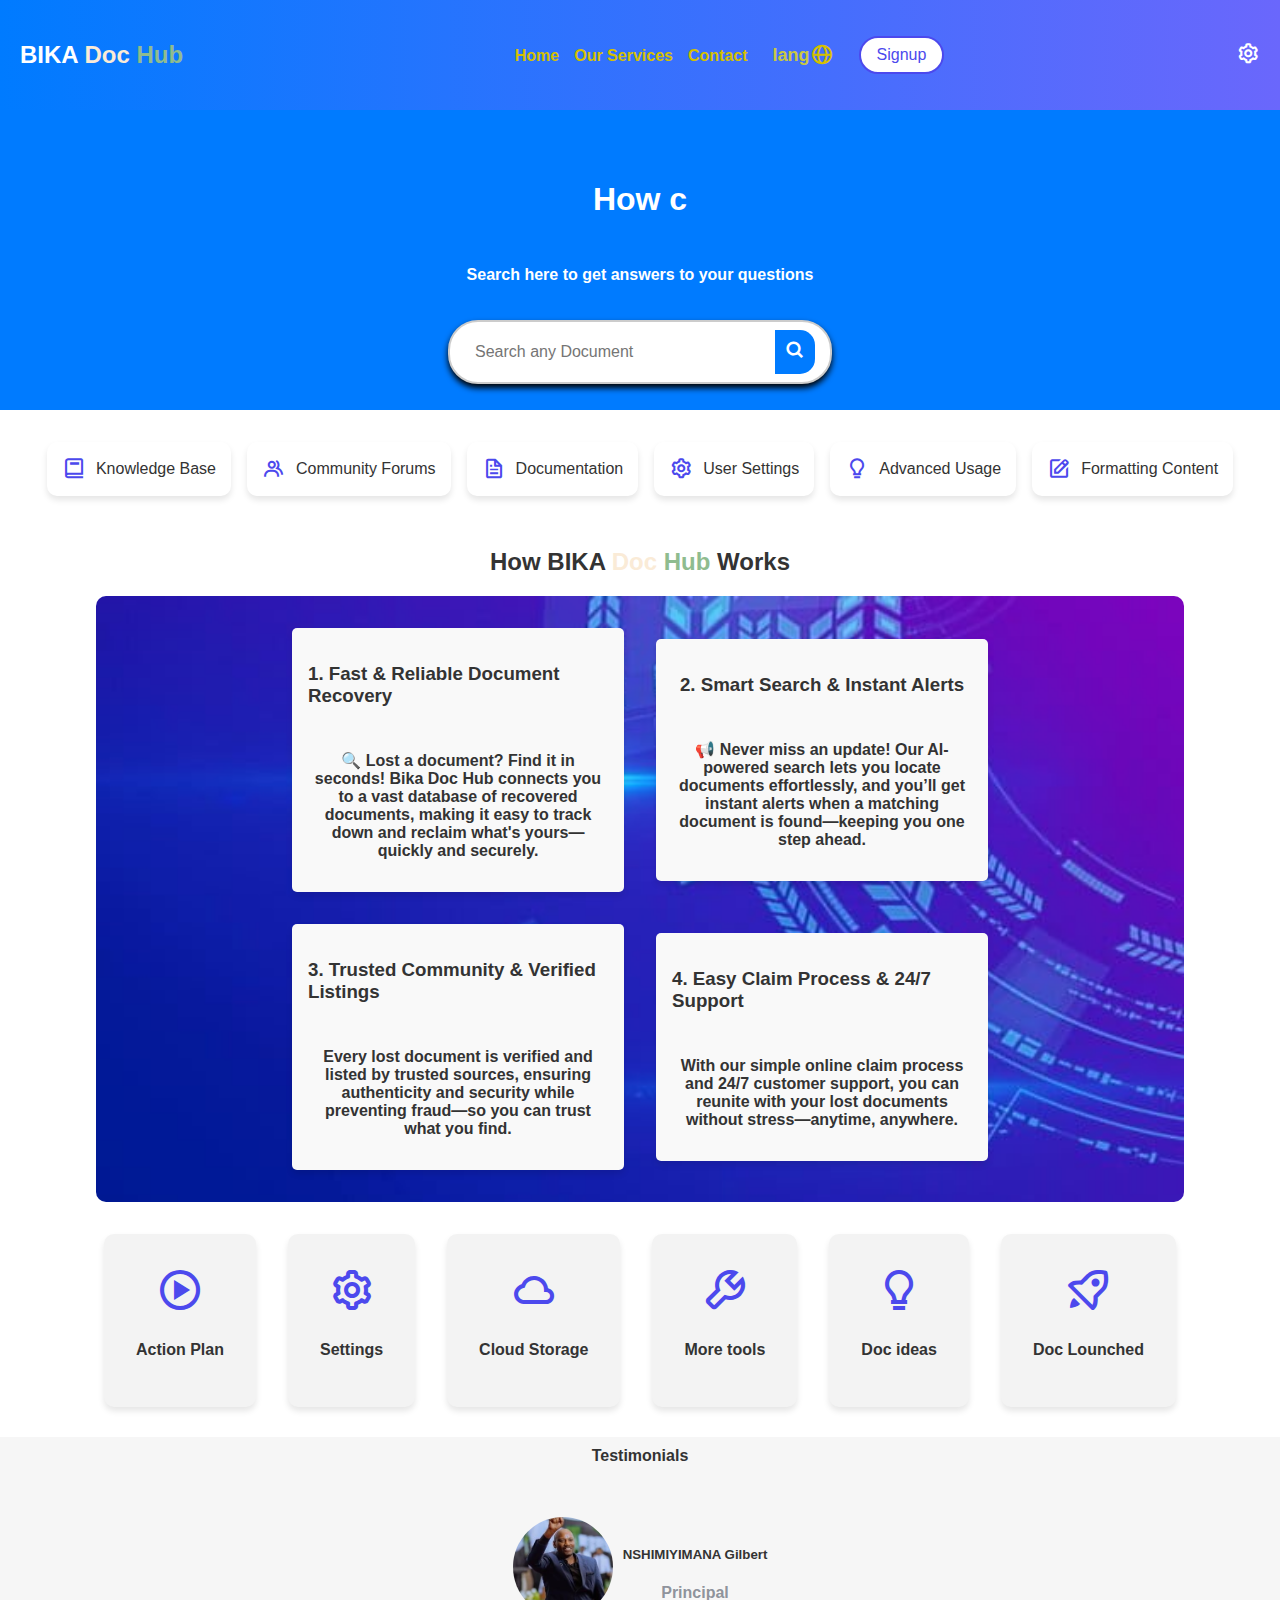
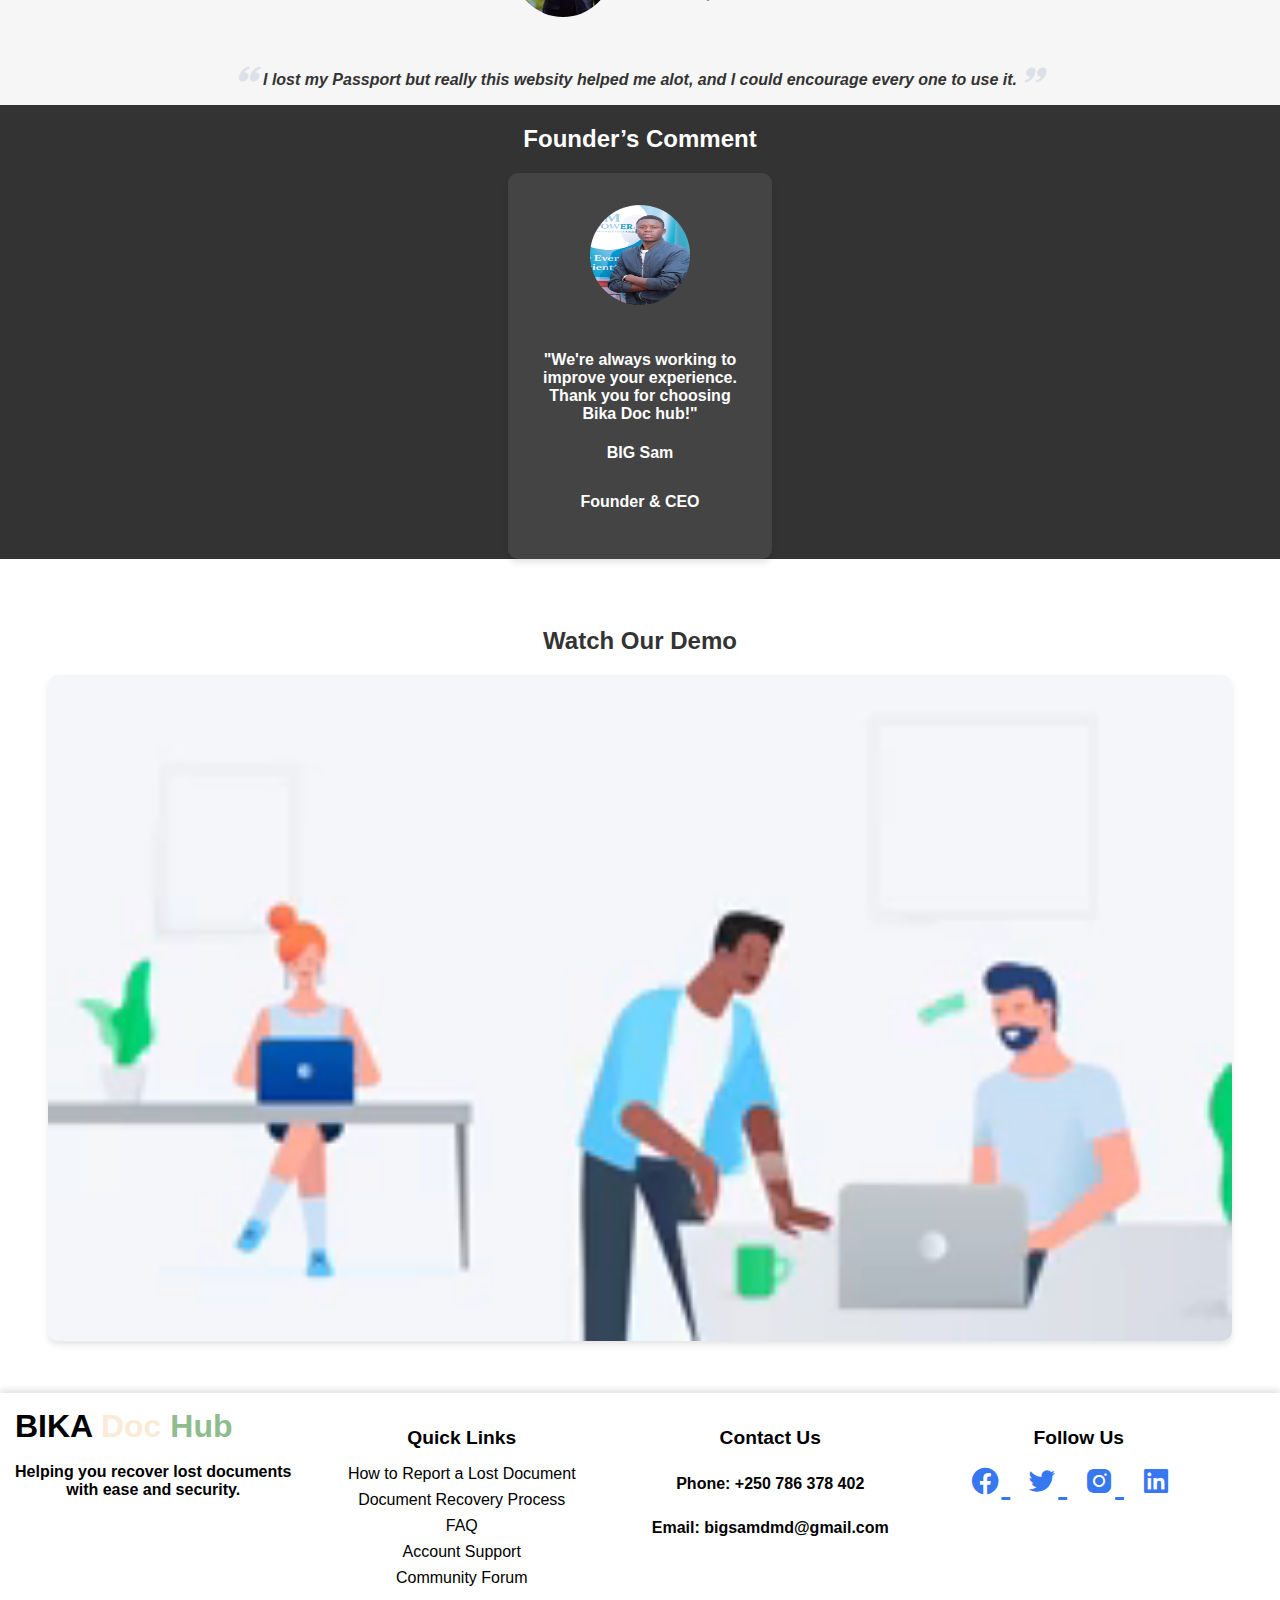
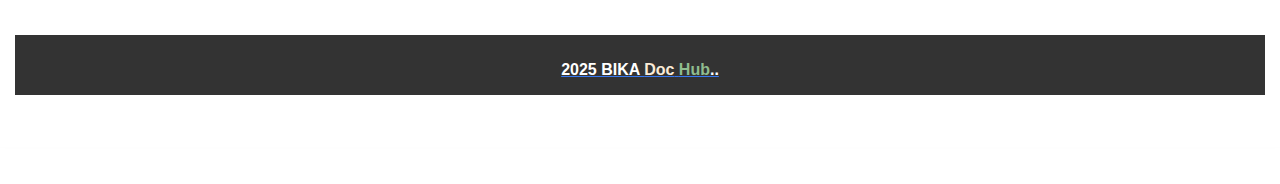
<file: index.html>
<!DOCTYPE html>
<html lang="en">
<head>
    <meta charset="UTF-8">
    <meta name="viewport" content="width=device-width, initial-scale=1.0">
    <title>Bika Doc Hub</title>
    <link rel="icon" href="assets/images/favicon.ico">
    <link rel="stylesheet" href="styles.css">
    <script defer src="script.js"></script>
    <link href='https://unpkg.com/boxicons@2.1.4/css/boxicons.min.css' rel='stylesheet'>
    
</head>
<body>
    <header>
        <nav>
            <div class="logo">BIKA <span style="color: antiquewhite;">Doc</span> <span style="color: darkseagreen;">Hub</span></div>
            <button class="menu-icon"><i class='bx bx-menu'></i></button>
            <ul class="nav-links">
                <li><a href="index.html">Home</a></li>
                <li><a href="servicces.html">Our Services</a></li>
                <li><a href="contact-2.html">Contact</a></li>
            <!-- Google Translate Dropdown -->
            <li class="translate-container"><span style="color: rgb(201, 201, 65);">lang</span>
                <i class='bx bx-globe translate-icon' onclick="toggleGoogleTranslate()"></i>
                <div id="google_translate_dropdown" class="translate-dropdown">
                    <div id="google_translate_element"></div>
                </div>
            </li>

                <li><a href="login&signup.html"><button class="btn">Signup</button></a></li>
            </ul>
            <div class="settings">
                <i class='bx bx-cog settings-icon'></i>
                <div class="settings-menu">
                    <button id="toggle-theme"><i class='bx bx-moon'></i> Dark Mode</button>
                   <a href="dashbord.html"> <button id="account-settings"><i class='bx bx-user'></i> Account Settings</button></a>
                </div>
            </div>
        </nav>
    </header>
    <section class="back">
    <section class="hero">
        <h1>How can we help you?</h1>
        <p>Search here to get answers to your questions</p>
      
       

    <div class="search-container">
        <div class="search-box">
            <input type="text" id="searchInput" placeholder="Search any Document">
            <button onclick="performSearch()"><i class='bx bx-search'></i></button>
        </div>
        <div class="dropdown-list" id="dropdownList"></div>
    </div>
<br>
<br>
<br>
    <!-- Pages -->
    <div id="hospitalPage" class="content-page">
        <h1>🏥 Hospital - Found Documents</h1>
        <p>Details about hospital documents <a href="servicces.html">->View.</a></p>
    </div>

    <div id="schoolsPage" class="content-page">
        <h1>🎓 Schools - Found Documents</h1>
        <p>Details about School documents in School button<a href="servicces.html">->View.</a></p>
    </div>

    <div id="banksPage" class="content-page">
        <h1>🏦 Banks - Found Documents</h1>
        <p>Details about Banks documents in Banks button<a href="servicces.html">->View.</a></p>
    </div>

    <div id="marketsPage" class="content-page">
        <h1>🛒 Markets - Found Documents</h1>
        <p>Details about Markets documents in Market button<a href="servicces.html">->View.</a></p>
    </div>

    <div id="airportPage" class="content-page">
        <h1>✈️ Airport - Found Documents</h1>
        <p>Details about Airport documents in Airport button<a href="servicces.html">->View.</a></p>
    </section>

    </section>
    <section class="categories">
        <div class="category-grid">
            <div class="category-card"><i class='bx bx-book'></i> Knowledge Base</div>
            <div class="category-card"><i class='bx bx-group'></i> Community Forums</div>
            <div class="category-card"><i class='bx bx-file'></i> Documentation</div>
            <div class="category-card"><i class='bx bx-cog'></i> User Settings</div>
            <div class="category-card"><i class='bx bx-bulb'></i> Advanced Usage</div>
            <div class="category-card"><i class='bx bx-edit'></i> Formatting Content</div>
        </div>
    </section>
    
    <section class="how-it-works">
        <h2>How BIKA <span style="color: antiquewhite;">Doc</span> <span style="color: darkseagreen;">Hub</span> Works</h2>
        <div class="steps">
            <div class="step">
                <h3>1. Fast & Reliable Document Recovery</h3>
                <p>🔍 Lost a document? Find it in seconds!
                    Bika Doc Hub connects you to a vast database of recovered documents, making it easy to track down and reclaim what's yours—quickly and securely.</p>
            </div>

            <div class="step">
              <h3>2. Smart Search & Instant Alerts</h3>
              <p>📢 Never miss an update!
                Our AI-powered search lets you locate documents effortlessly, and you’ll get instant alerts when a matching document is found—keeping you one step ahead.</p>
          </div>


          <div class="step">
            <h3>3. Trusted Community & Verified Listings</h3>
            <p>Every lost document is verified and listed by trusted sources, ensuring authenticity and security while preventing fraud—so you can trust what you find.</p>
        </div>

        <div class="step">
          <h3>4. Easy Claim Process & 24/7 Support</h3>
          <p>With our simple online claim process and 24/7 customer support, you can reunite with your lost documents without stress—anytime, anywhere.</p>
      </div>

      
        </div>
        <div class="icon-grid">
            <div class="icon-card">
                <i class='bx bx-play-circle'></i>
                <p>Action Plan</p>
            </div>
            <div class="icon-card">
                <i class='bx bx-cog'></i>
                <p>Settings</p>
            </div>
            <div class="icon-card">
                <i class='bx bx-cloud'></i>
                <p>Cloud Storage</p>
            </div>
            <div class="icon-card">
                <i class='bx bx-wrench'></i>
                <p>More tools</p>
            </div>
            <div class="icon-card">
                <i class='bx bx-bulb'></i>
                <p>Doc ideas</p>
            </div>
            <div class="icon-card">
                <i class='bx bx-rocket'></i>
                <p>Doc Lounched</p>
            </div>
        </div>
    </section>

    <div class="testimonials" id="Testimonials">
        <p>Testimonials</p>
      <div class="testimonial-content">
          <div class="testimonial">
              <div class="testimonial-item">
                  <div class="profile">
                      <p><img src="assets/images/master2.jpg" alt=""></p>
                      <div class="descript">
                          <h5>NSHIMIYIMANA Gilbert</h5>
                          <span>Principal</span>
                      </div>
                  </div>
                  <p><i class='bx bxs-quote-alt-left'></i> l lost my Passport but really this websity helped me alot, and l could encourage every one to use it. <i class='bx bxs-quote-alt-right'></i></p>
              </div>
              <div class="testimonial-item">
                  <div class="profile">
                      <p><img src="assets/images/dos.jpg" alt=""></p>
                      <div class="descript">
                          <h5>RUKUNDO Timothy</h5>
                          <span>Director of Studies</span>
                      </div>
                  </div>
                  <p><i class='bx bxs-quote-alt-left'></i> Wow thanks a lot for this! l was lost in finding students reports but this webite was the hero for me thanks. <i class='bx bxs-quote-alt-right'></i></p>
              </div>
              <div class="testimonial-item">
                  <div class="profile">
                      <p><img src="assets/images/Capture.jpg" alt=""></p>
                      <div class="descript">
                          <h5>James</h5>
                          <span>Student</span>
                      </div>
                  </div>
                  <p><i class='bx bxs-quote-alt-left'></i>  For sure l was going to shift my School becuase l had no second copy for my school repots but this website really! was amazing to me continue my studies thanks alot much respect. <i class='bx bxs-quote-alt-right'></i></p>
              </div>
          </div>
      </div>
  </div>
  

    <section class="founder">
    <div class="fond">
        <h2>Founder’s Comment</h2>
        <div class="founder-card">
            <img src="assets/images/Big-samco.JPG" alt="Founder">
            <p>"We're always working to improve your experience. Thank you for choosing Bika Doc hub!"</p>
            <h4>BIG Sam</h4>
            <p>Founder & CEO</p>
        </div>
    </div>
    </section>

    <section class="video-section">
        <h2>Watch Our Demo</h2>
        <div class="video-container">
            <video autoplay loop muted >
                <source src="assets/images/background.mp4" type="video/mp4">
                Your browser does not support the video tag.
            </video>
        </div>
        
    </section>

      <!-- Back to Top Button -->
      <button id="backToTop">
        <i class='bx bx-up-arrow-alt'></i>
    </button>

    <script>
       
    </script>
     <!-- Google Translate API -->
     <script type="text/javascript" src="https://translate.google.com/translate_a/element.js?cb=googleTranslateElementInit"></script>

     

  <!-- Footer Section -->
<footer>
  <div class="footer-container">
      <!-- Logo and Description -->
      <div class="footer-logo">
        <div class="logo">BIKA <span style="color: antiquewhite;">Doc</span> <span style="color: darkseagreen;">Hub</span></div>
          <p>Helping you recover lost documents with ease and security.</p>
      </div>

      <!-- Useful Links -->
      <div class="footer-links">
          <h3>Quick Links</h3>
          <ul>
              <li><a href="#">How to Report a Lost Document</a></li>
              <li><a href="#">Document Recovery Process</a></li>
              <li><a href="#">FAQ</a></li>
              <li><a href="#">Account Support</a></li>
              <li><a href="#">Community Forum</a></li>
          </ul>
      </div>

      <!-- Contact Info -->
      <div class="footer-contact">
          <h3>Contact Us</h3>
          <p><i class="bix bix-phone"></i> Phone: +250 786 378 402</p>
          <p><i class="bix bix-envelope"></i> Email: bigsamdmd@gmail.com</p>
      </div>

      <!-- Social Media Links -->
      <div class="footer-social">
          <h3>Follow Us</h3>
          <a href="#" class="social-icon"><i class='bx bxl-facebook-circle'></i>
          <a href="#" class="social-icon"><i class='bx bxl-twitter'></i>
          <a href="#" class="social-icon"><i class='bx bxl-instagram-alt' ></i>
          <a href="#" class="social-icon"><i class='bx bxl-linkedin-square' ></i>
      </div>
  </div>

  <!-- Copyright Section -->
  <div class="footer-bottom">
      <p>2025 BIKA <span style="color: antiquewhite;">Doc</span> <span style="color: darkseagreen;">Hub</span>..</p>
  </div>
  
</footer>

</body>
</html>
</file>
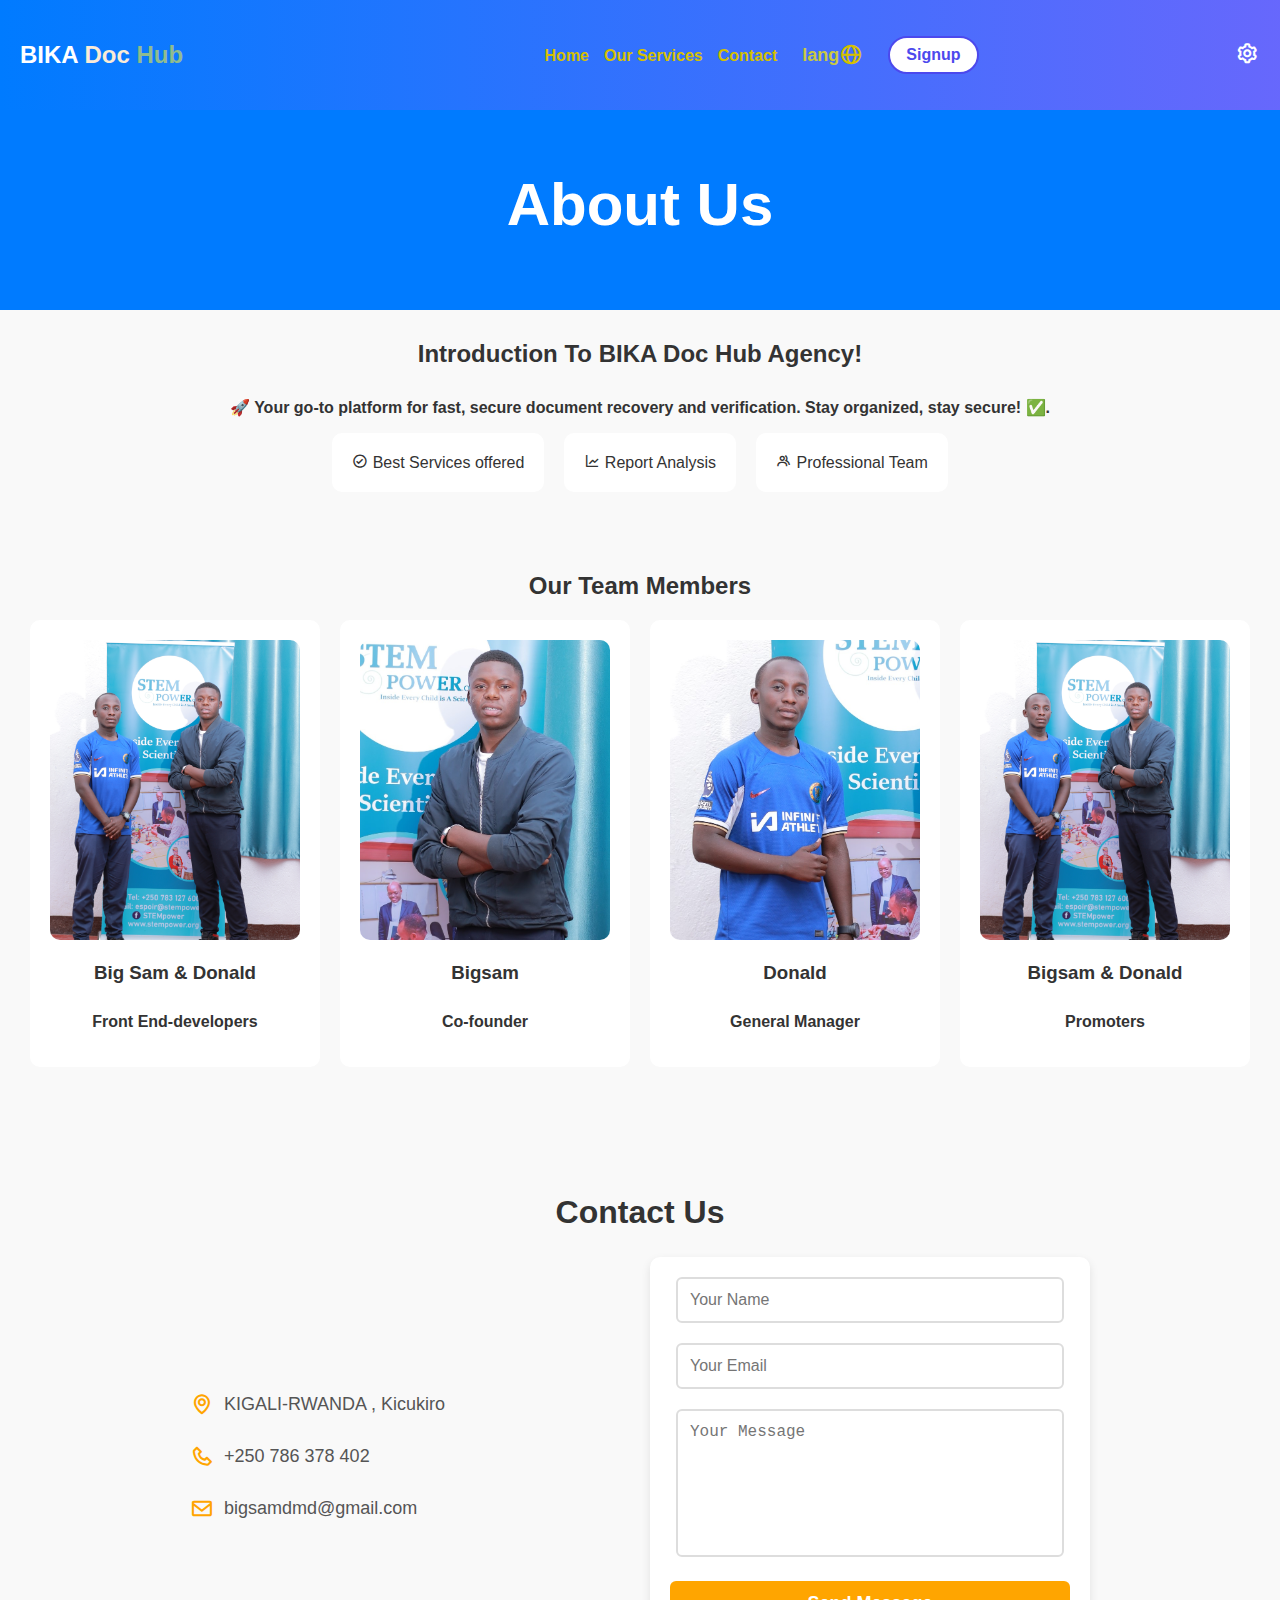
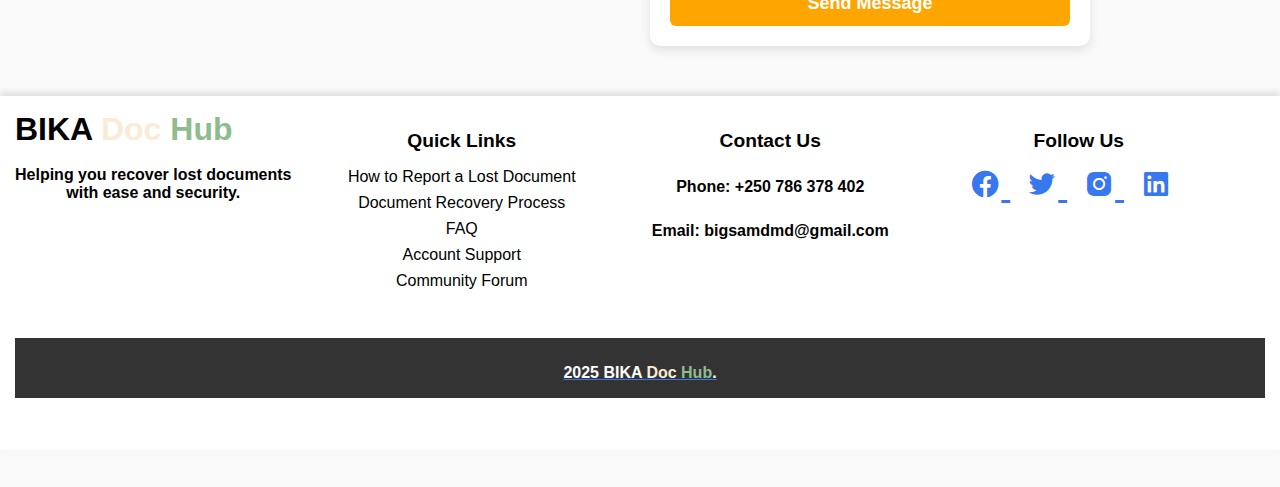
<file: contact-2.html>
<!DOCTYPE html>
<html lang="en">
<head>
    <meta charset="UTF-8">
    <meta name="viewport" content="width=device-width, initial-scale=1.0">
    <title>Contact</title>
    <link rel="icon" href="assets/images/favicon.ico">
    <link rel="icon" href="assets/images/favicon.ico">
    <link rel="stylesheet" href="contact.css">
    <link rel="stylesheet" href="styles.css">
    <script src="contact.js"></script>
    <link rel="stylesheet" href="https://unpkg.com/boxicons@2.1.4/css/boxicons.min.css">
</head>
<body>
    <header>
        <nav>
            <div class="logo">BIKA <span style="color: antiquewhite;">Doc</span> <span style="color: darkseagreen;">Hub</span></div>
            <button class="menu-icon"><i class='bx bx-menu'></i></button>
            <ul class="nav-links">
                <li><a href="index.html">Home</a></li>
                <li><a href="servicces.html">Our Services</a></li>
                <li><a href="contact-2.html">Contact</a></li>
               <!-- Google Translate Dropdown -->
            <li class="translate-container"><span style="color: rgb(201, 201, 65);">lang</span>
                <i class='bx bx-globe translate-icon' onclick="toggleGoogleTranslate()"></i>
                <div id="google_translate_dropdown" class="translate-dropdown">
                    <div id="google_translate_element"></div>
                </div>
            </li>
                <li><a href="login&signup.html"><button class="btn">Signup</button></a></li>
            </ul>
            <div class="settings">
                <i class='bx bx-cog settings-icon'></i>
                <div class="settings-menu">
                    <button id="toggle-theme"><i class='bx bx-moon'></i> Dark Mode</button>
                   <a href="dashbord.html"> <button id="account-settings"><i class='bx bx-user'></i> Account Settings</button></a>
                </div>
            </div>
        </nav>
    </header>
    <!-- Hero Section -->
    <section class="hero">
        <h1>About Us</h1>
    </section>

    <!-- About Section -->
    <section id="about" class="about">
        <h2><span>Introduction</span> To BIKA Doc Hub Agency!</h2>
        <p>🚀 Your go-to platform for fast, secure document recovery and verification. Stay organized, stay secure! ✅.</p>
        <div class="services">
            <div class="service"><i class="bx bx-check-circle bounce"></i> Best Services offered</div>
            <div class="service"><i class="bx bx-line-chart bounce"></i> Report Analysis</div>
            <div class="service"><i class="bx bx-group bounce"></i> Professional Team</div>
        </div>
    </section>

    <!-- Team Section -->
    <section id="team" class="team">
        <h2>Our <span>Team Members</span></h2>
        <div class="team-members">
            <div class="member">
                <img src="assets/images/patner-3.JPG" alt="Sony Madison">
                <h3>Big Sam & Donald</h3>
                <p>Front End-developers</p>
            </div>
            <div class="member">
                <img src="assets/images/Big-sam.JPG" alt="Hary Warth">
                <h3>Bigsam</h3>
                <p>Co-founder</p>
            </div>
            <div class="member">
                <img src="assets/images/Donald.JPG" alt="Jenny Hobb">
                <h3>Donald</h3>
                <p>General Manager</p>
            </div>
            <div class="member">
                <img src="assets/images/patner-3.JPG" alt="Johny Smith">
                <h3>Bigsam & Donald</h3>
                <p>Promoters</p>
            </div>
        </div>
    </section>

    <section id="contact" class="contact">
        <h2>Contact <span>Us</span></h2>
        <div class="contact-container">
            <div class="contact-info">
                <p><i class="bx bx-map bounce"></i> KIGALI-RWANDA , Kicukiro</p>
                <p><i class="bx bx-phone bounce"></i> +250 786 378 402</p>
                <p><i class="bx bx-envelope bounce"></i>bigsamdmd@gmail.com</p>
            </div>
            <form id="contact-form" action="https://formspree.io/f/mvgkppjj" method="post">
                <div class="input-group">
                    <input type="text" id="name" placeholder="Your Name" name="Name" required>
                    <span class="error-message" id="name-error"></span>
                </div>
                <div class="input-group">
                    <input type="email" id="email" placeholder="Your Email" name="E-mail" required>
                    <span class="error-message" id="email-error"></span>
                </div>
                <div class="input-group">
                    <textarea id="message" placeholder="Your Message" name="Message" required></textarea>
                    <span class="error-message" id="message-error"></span>
                </div>
                <button type="submit">Send Message</button>
            </form>
        </div>
    </section>
    
    <!-- Back to Top Button -->
    <button id="backtoTop">
        <i class='bx bx-up-arrow-alt'></i>
    </button>
    

     <!-- Google Translate API -->
     <script type="text/javascript" src="https://translate.google.com/translate_a/element.js?cb=googleTranslateElementInit"></script>


<script src="script.js">

function googleTranslateElementInit() {
    new google.translate.TranslateElement({ pageLanguage: 'en' }, 'google_translate_element');
}

// Function to get the selected language from localStorage
function getSavedLanguage() {
    return localStorage.getItem("selectedLanguage");
}

// Function to set the selected language
function setSavedLanguage(lang) {
    localStorage.setItem("selectedLanguage", lang);
}

// Function to apply the saved language
function applySavedLanguage() {
    let lang = getSavedLanguage();
    if (lang && lang !== "en") {
        let select = document.querySelector(".goog-te-combo");
        if (select) {
            select.value = lang;
            select.dispatchEvent(new Event("change"));
        }
    }
}

// Wait for Google Translate to load and apply the saved language
document.addEventListener("DOMContentLoaded", function () {
    setTimeout(applySavedLanguage, 1000);

    document.addEventListener("change", function (event) {
        if (event.target.classList.contains("goog-te-combo")) {
            setSavedLanguage(event.target.value);
        }
    });
});

</script>
  <!-- Footer Section -->
  <footer>
    <div class="footer-container">
        <!-- Logo and Description -->
        <div class="footer-logo">
            <div class="logo">BIKA <span style="color: antiquewhite;">Doc</span> <span style="color: darkseagreen;">Hub</span></div>
            <p>Helping you recover lost documents with ease and security.</p>
        </div>
  
        <!-- Useful Links -->
        <div class="footer-links">
            <h3>Quick Links</h3>
            <ul>
                <li><a href="#">How to Report a Lost Document</a></li>
                <li><a href="#">Document Recovery Process</a></li>
                <li><a href="#">FAQ</a></li>
                <li><a href="#">Account Support</a></li>
                <li><a href="#">Community Forum</a></li>
            </ul>
        </div>
  
        <!-- Contact Info -->
        <div class="footer-contact">
            <h3>Contact Us</h3>
            <p><i class="bix bix-phone"></i> Phone: +250 786 378 402</p>
            <p><i class="bix bix-envelope"></i> Email: bigsamdmd@gmail.com</p>
        </div>
  
          <!-- Social Media Links -->
          <div class="footer-social">
            <h3>Follow Us</h3>
            <a href="#" class="social-icon"><i class='bx bxl-facebook-circle'></i>
            <a href="#" class="social-icon"><i class='bx bxl-twitter'></i>
            <a href="#" class="social-icon"><i class='bx bxl-instagram-alt' ></i>
            <a href="#" class="social-icon"><i class='bx bxl-linkedin-square' ></i>
        </div>
    </div>
  
    <!-- Copyright Section -->
    <div class="footer-bottom">
        <p>2025 BIKA <span style="color: antiquewhite;">Doc</span> <span style="color: darkseagreen;">Hub</span>. </p>
    </div>
    
  </footer>

</body>
</html>
</file>
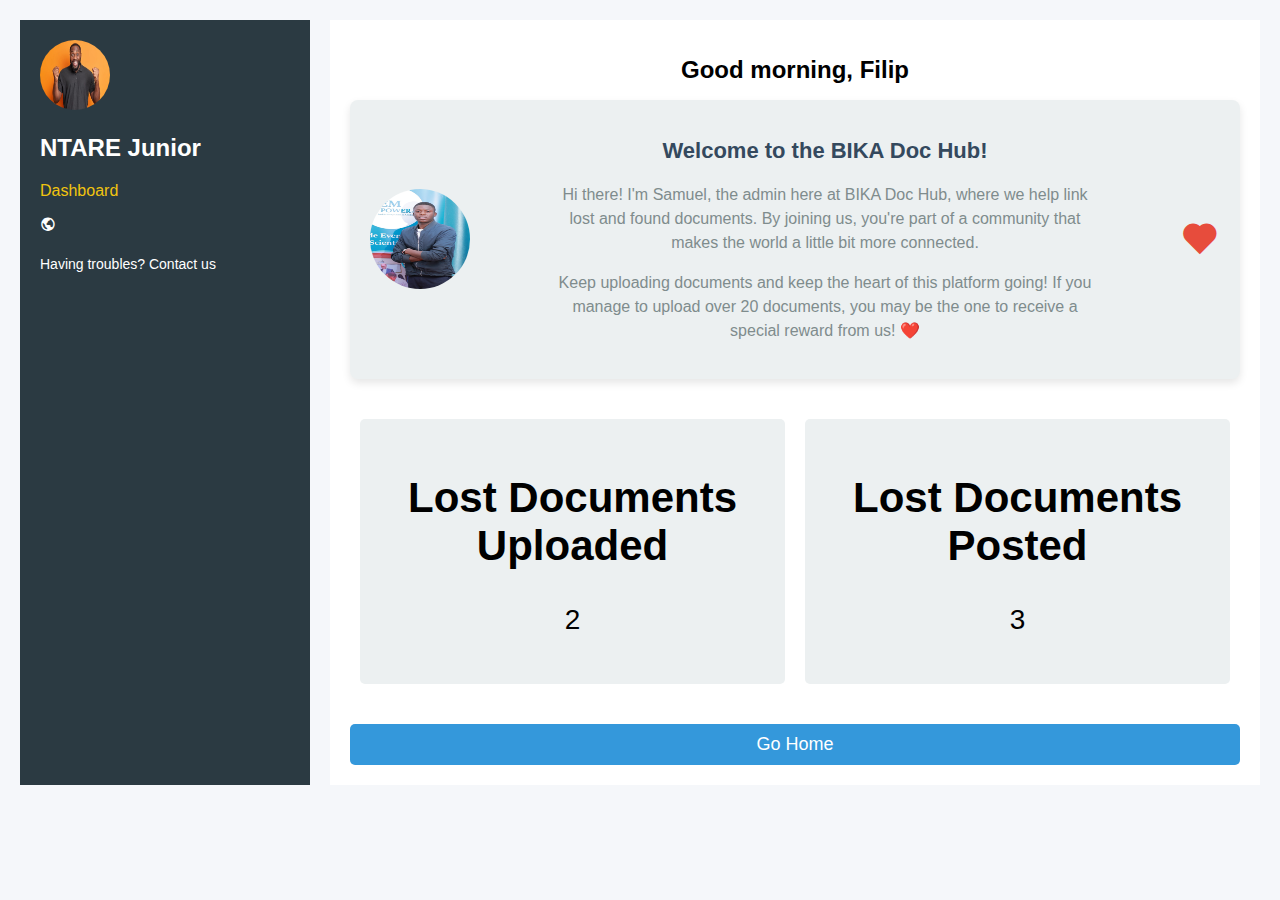
<file: dashbord.html>
<!DOCTYPE html>
<html lang="en">
<head>
    <meta charset="UTF-8">
    <meta name="viewport" content="width=device-width, initial-scale=1.0">
    <title>Dashboard</title>
    <link rel="icon" href="assets/images/favicon.ico">
    <link href="https://cdn.jsdelivr.net/npm/boxicons@2.1.2/css/boxicons.min.css" rel="stylesheet">
    <style>
       /* General styles */
body {
    font-family: Arial, sans-serif;
    margin: 0;
    padding: 0;
    background-color: #f5f7fa;
}
 
.translate-dropdown {
            display: none;
            position: absolute;
            top: 30px;
            left: -80px;
            background: rgba(255, 255, 255, 0);
            padding: 10px;
            box-shadow: 0px 4px 6px rgba(0, 0, 0, 0.1);
            border-radius: 5px;
            z-index: 1000;
        }
/* Dashboard layout */
.dashboard-container {
    display: flex;
    flex-wrap: nowrap;
    padding: 20px;
}

/* Sidebar */
.sidebar {
    width: 250px;
    background-color: #2b3a42;
    color: #fff;
    padding: 20px;
    flex-shrink: 0;
    transition: all 0.3s ease;
}

.sidebar .profile-pic {
    height: 70px;
    width: 70px;
    border-radius: 50%;
}

.sidebar h2 {
    margin-top: 20px;
}

.sidebar p {
    color: #f1c40f;
    font-size: 16px;
}

.sidebar-menu {
    list-style: none;
    padding: 0;
}

.sidebar-menu li {
    margin: 10px 0;
}

.sidebar-menu li a {
    text-decoration: none;
    color: #fff;
    font-size: 16px;
}

.sidebar-menu li a:hover {
    color: #f1c40f;
}

.contact-support {
    margin-top: 20px;
}

.contact-support a {
    color: #fff;
    text-decoration: none;
    font-size: 14px;
}

/* Main content */
.main-content {
    flex-grow: 1;
    padding: 20px;
    background-color: #fff;
    box-sizing: border-box;
    margin-left: 20px;
    text-align: center;
}

/* Header */
.header h1 {
    font-size: 24px;
}

/* Stats */
.stats {
    display: flex;
    justify-content: space-between;
    margin-bottom: 30px;
    font-size: 28px;
    flex-wrap: wrap; /* Allows wrapping */
}

.stats div {
    background-color: #ecf0f1;
    padding: 20px;
    border-radius: 5px;
    text-align: center;
    flex: 1;
    margin: 10px;
    min-width: 150px; /* Ensures boxes don’t shrink too much */
}

/* Welcome Message */
.welcome-message {
    display: flex;
    align-items: center;
    justify-content: space-between;
    margin-bottom: 30px;
    flex-wrap: wrap;
}

.message-container {
    display: flex;
    align-items: center;
    background-color: #ecf0f1;
    padding: 20px;
    border-radius: 8px;
    box-shadow: 0 4px 8px rgba(0, 0, 0, 0.1);
    width: 100%;
    flex-wrap: wrap;
    justify-content: space-between;
}

.admin-img {
    width: 100px;
    height: 100px;
    border-radius: 50%;
    margin-right: 20px;
}

.message-text {
    flex: 1;
    max-width: 65%;
}

.message-text h2 {
    font-size: 22px;
    color: #34495e;
}

.message-text p {
    color: #7f8c8d;
    font-size: 16px;
    line-height: 1.5;
}

/* Animated heart */
.animate-heart {
    font-size: 40px;
    color: #e74c3c;
    margin-left: 20px;
    animation: pulse 1.5s infinite;
}

@keyframes pulse {
    0% { transform: scale(1); opacity: 0.8; }
    50% { transform: scale(1.2); opacity: 1; }
    100% { transform: scale(1); opacity: 0.8; }
}

/* Join button */
.join-btn {
    background-color: #3498db;
    color: #fff;
    padding: 10px 20px;
    border: none;
    border-radius: 5px;
    cursor: pointer;
    width: 100%;
    font-size: 18px;
}

.join-btn:hover {
    background-color: #2980b9;
}

/* Responsive Styles */

/* Medium screens (tablets, small laptops) */
@media (max-width: 1024px) {
    .dashboard-container {
        flex-wrap: wrap;
    }

    .sidebar {
        width: 100%;
        padding: 15px;
        text-align: center;
    }

    .main-content {
        width: 100%;
        padding: 15px;
        margin-left: 0;
    }

    .stats {
        flex-direction: column;
        align-items: center;
    }

    .stats div {
        width: 80%;
        margin-bottom: 10px;
    }

    .welcome-message {
        flex-direction: column;
        align-items: center;
        text-align: center;
    }

    .message-container {
        width: 100%;
    }

    .admin-img {
        width: 60px;
        height: 60px;
        margin-right: 10px;
    }

    .message-text {
        max-width: 100%;
    }

    .message-text h2 {
        font-size: 20px;
    }

    .message-text p {
        font-size: 14px;
    }

    .join-btn {
        width: 100%;
        padding: 12px;
        font-size: 18px;
    }
}

/* Small screens (mobile phones) */
@media (max-width: 768px) {
    .sidebar {
        width: 100%;
        padding: 10px;
    }

    .main-content {
        padding: 10px;
        margin-left: 0;
    }

    .stats div {
        width: 100%;
    }

    .welcome-message {
        flex-direction: column;
    }

    .message-container {
        width: 100%;
        justify-content: center;
    }

    .admin-img {
        width: 50px;
        height: 50px;
        margin-bottom: 10px;
    }

    .message-text {
        max-width: 100%;
        text-align: center;
    }

    .message-text h2 {
        font-size: 18px;
    }

    .message-text p {
        font-size: 14px;
    }

    .join-btn {
        font-size: 16px;
    }
}

/* Extra Small screens (phones below 480px) */
@media (max-width: 480px) {
    .sidebar {
        width: 100%;
        padding: 10px;
    }

    .message-text h2 {
        font-size: 16px;
    }

    .message-text p {
        font-size: 12px;
    }

    .join-btn {
        font-size: 14px;
        padding: 10px;
    }

    .stats div {
        padding: 15px;
        font-size: 14px;
    }
}

        /* Back to Top Button */
        #back-to-top {
            position: fixed;
            bottom: 20px;
            right: 20px;
            background-color: #3498db;
            color: #fff;
            border: none;
            padding: 10px;
            border-radius: 50%;
            font-size: 24px;
            cursor: pointer;
            display: none;
            box-shadow: 0 4px 6px rgba(0, 0, 0, 0.1);
            transition: all 0.3s ease;
        }

        #back-to-top:hover {
            background-color: #2980b9;
        }

        @media (max-width: 768px) {
            #back-to-top {
                display: block;
            }
        }
    </style>
</head>
<body>
    <div class="dashboard-container">
        <!-- Sidebar -->
        <div class="sidebar">
            <img src="assets/images/happy2.jpg" alt="Profile Picture" class="profile-pic">
            <h2>NTARE Junior</h2>
            <p class="pro-level">Dashboard</p>
            <ul class="sidebar-menu">
                <!-- Google Translate Dropdown -->
            <li class="translate-container">
                <i class='bx bx-world translate-icon' onclick="toggleGoogleTranslate()"></i>
                <div id="google_translate_dropdown" class="translate-dropdown">
                    <div id="google_translate_element"></div>
                </div>
            </li>
            </ul>
            <div class="contact-support">
                <a href="contact-2.html">Having troubles? Contact us</a>
            </div>
        </div>

        <!-- Main Content -->
        <div class="main-content">
            <div class="header">
                <h1>Good morning, Filip</h1>
            </div>

            <!-- Welcome Message -->
            <div class="welcome-message">
                <div class="message-container">
                    <img src="assets/images/Big-sam.JPG" alt="Admin" class="admin-img">
                    <div class="message-text">
                        <h2>Welcome to the BIKA Doc Hub!</h2>
                        <p>Hi there! I'm Samuel, the admin here at BIKA Doc Hub, where we help link lost and found documents. By joining us, you're part of a community that makes the world a little bit more connected.</p>
                        <p>Keep uploading documents and keep the heart of this platform going! If you manage to upload over 20 documents, you may be the one to receive a special reward from us! ❤️</p>
                    </div>
                    <i class="bx bxs-heart animate-heart"></i>
                </div>
            </div>

            <!-- Stats (Lost and Posted Documents) -->
            <div class="stats">
                <div class="lost-documents">
                    <h2>Lost Documents Uploaded</h2>
                    <p id="lost-documents" class="count">0</p>
                </div>
                <div class="posted-documents">
                    <h2>Lost Documents Posted</h2>
                    <p id="posted-documents" class="count">0</p>
                </div>
            </div>

            <!-- Go Home Button -->
            <div class="join-section">
                <a href="index.html"><button id="go-home-btn" class="join-btn">Go Home</button></a>
            </div>
        </div>
    </div>

      <!-- Google Translate API -->
      <script type="text/javascript" src="https://translate.google.com/translate_a/element.js?cb=googleTranslateElementInit"></script>

    <!-- Back to Top Button -->
    <button id="back-to-top" onclick="scrollToTop()">
        <i class='bx bx-chevron-up'></i>
    </button>

    <script>
        // JavaScript for counting effect
        function countUp(id, start, end, duration) {
            let obj = document.getElementById(id);
            let current = start;
            let increment = (end - start) / duration;

            let interval = setInterval(function() {
                current += increment;
                obj.textContent = Math.round(current);

                if (current >= end) {
                    clearInterval(interval);
                }
            }, 10000 / 90);  // Run at 60 FPS for smooth animation
        }

        // Start counting for lost documents (0 to 3) with a longer duration (e.g., 10 seconds)
        countUp('lost-documents', 0, 3, 10);

        // Start counting for found documents (0 to 6) with a longer duration (e.g., 12 seconds)
        countUp('posted-documents', 0, 6, 12);

        // Show or hide the back-to-top button
        window.onscroll = function() {
            let backToTop = document.getElementById("back-to-top");
            if (document.body.scrollTop > 300 || document.documentElement.scrollTop > 300) {
                backToTop.style.display = "block";
            } else {
                backToTop.style.display = "none";
            }
        };

        // Scroll to top function
        function scrollToTop() {
            window.scrollTo({ top: 0, behavior: "smooth" });
        }

        function googleTranslateElementInit() {
    new google.translate.TranslateElement({
        pageLanguage: 'en',
        layout: google.translate.TranslateElement.InlineLayout.SIMPLE
    }, 'google_translate_element');

    // Apply saved language if it exists
    const savedLang = getCookie('siteLang');
    if (savedLang) {
        setTimeout(() => {
            document.querySelector('.goog-te-combo').value = savedLang;
            document.querySelector('.goog-te-combo').dispatchEvent(new Event('change'));
        }, 1000);
    }
}

function toggleGoogleTranslate() {
    let dropdown = document.getElementById("google_translate_dropdown");
    dropdown.classList.toggle("active");
}

function googleTranslateElementInit() {
    new google.translate.TranslateElement({pageLanguage: 'en'}, 'google_translate_element');
}


// Function to set cookie
function setCookie(name, value, days) {
    let date = new Date();
    date.setTime(date.getTime() + (days * 24 * 60 * 60 * 1000));
    let expires = "expires=" + date.toUTCString();
    document.cookie = name + "=" + value + ";" + expires + ";path=/";
}

// Function to get cookie
function getCookie(name) {
    let decodedCookies = decodeURIComponent(document.cookie);
    let ca = decodedCookies.split(';');
    for (let i = 0; i < ca.length; i++) {
        let c = ca[i].trim();
        if (c.indexOf(name + "=") === 0) {
            return c.substring(name.length + 1, c.length);
        }
    }
    return "";
}

// Save selected language in cookie
window.addEventListener('load', function () {
    setTimeout(() => {
        const languageSelect = document.querySelector('.goog-te-combo');
        if (languageSelect) {
            languageSelect.addEventListener('change', function () {
                setCookie('siteLang', languageSelect.value, 7);
            });
        }
    }, 2000);
});

function googleTranslateElementInit() {
    new google.translate.TranslateElement({ pageLanguage: 'en' }, 'google_translate_element');
}

// Function to get the selected language from localStorage
function getSavedLanguage() {
    return localStorage.getItem("selectedLanguage");
}

// Function to set the selected language
function setSavedLanguage(lang) {
    localStorage.setItem("selectedLanguage", lang);
}

// Function to apply the saved language
function applySavedLanguage() {
    let lang = getSavedLanguage();
    if (lang && lang !== "en") {
        let select = document.querySelector(".goog-te-combo");
        if (select) {
            select.value = lang;
            select.dispatchEvent(new Event("change"));
        }
    }
}

// Wait for Google Translate to load and apply the saved language
document.addEventListener("DOMContentLoaded", function () {
    setTimeout(applySavedLanguage, 1000);

    document.addEventListener("change", function (event) {
        if (event.target.classList.contains("goog-te-combo")) {
            setSavedLanguage(event.target.value);
        }
    });
});


document.addEventListener("contextmenu", function (e) {
    e.preventDefault(); // Disable right-click
});

document.addEventListener("keydown", function (e) {
    if (e.ctrlKey && e.key === "u") {
        e.preventDefault(); // Disable Ctrl+U
    }
    if (e.ctrlKey && e.shiftKey && e.key === "I") {
        e.preventDefault(); // Disable Ctrl+Shift+I (DevTools)
    }
    if (e.key === "F12") {
        e.preventDefault(); // Disable F12 (DevTools)
    }
});
    </script>
</body>
</html>
</file>
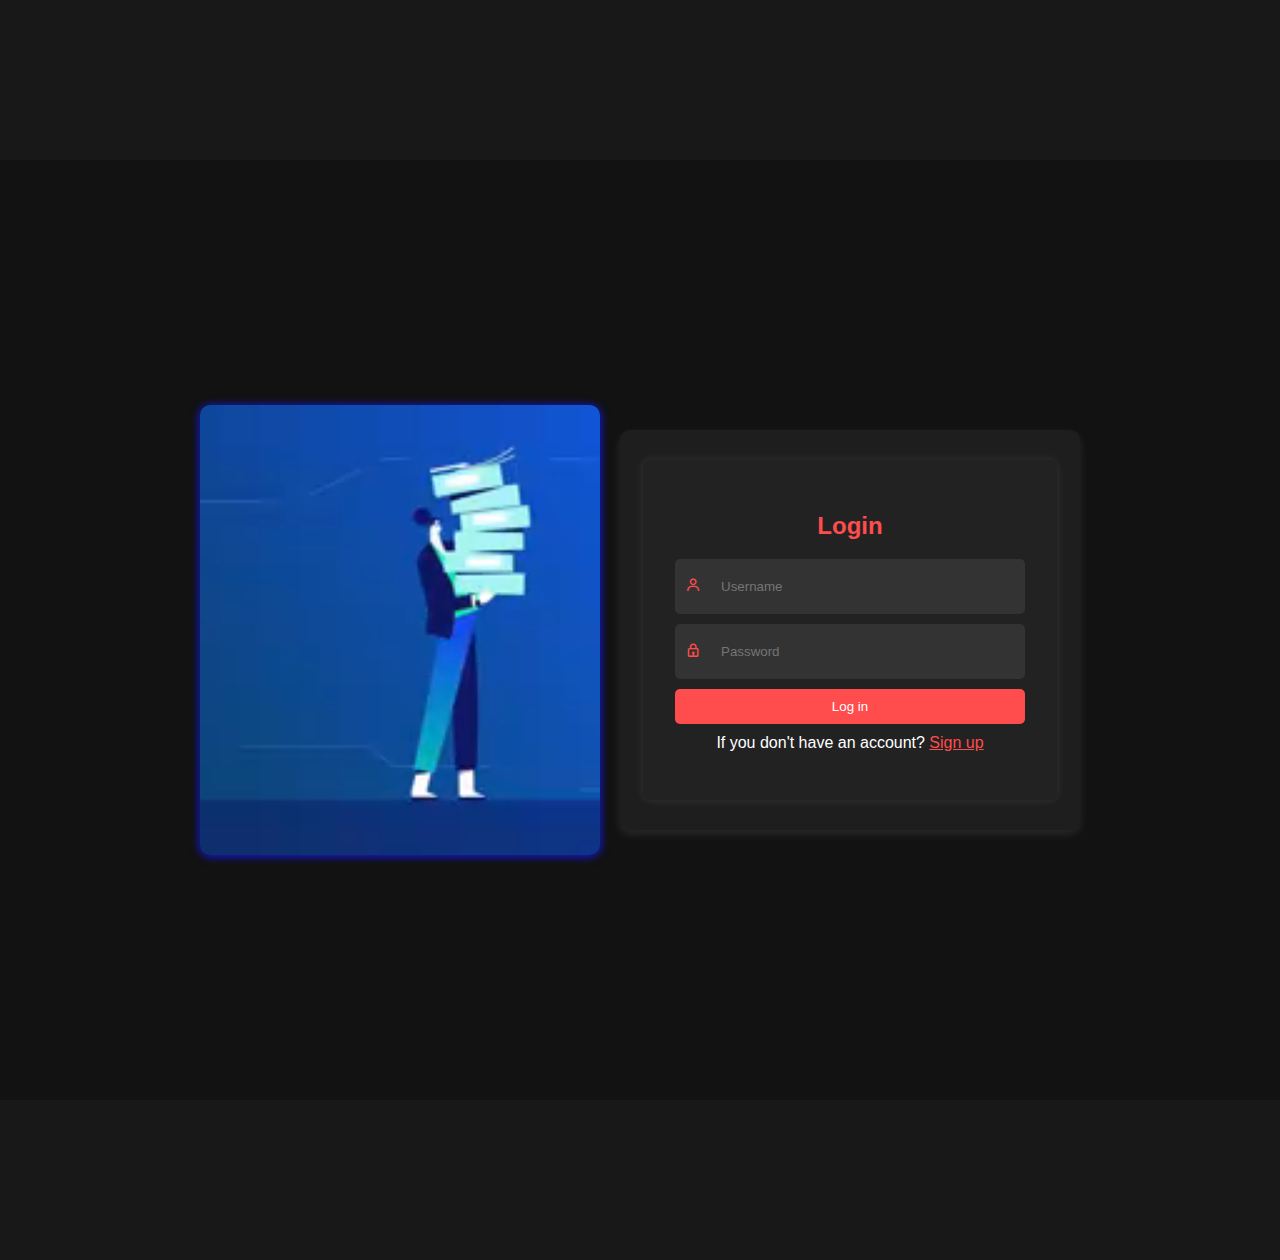
<file: login&signup.html>
<!-- index.html -->
<!DOCTYPE html>
<html lang="en">
<head>
    <meta charset="UTF-8">
    <meta name="viewport" content="width=device-width, initial-scale=1.0">
    <title>Login & Signup</title>
    <link rel="icon" href="assets/images/favicon.ico">
    <link href='https://unpkg.com/boxicons@2.1.4/css/boxicons.min.css' rel='stylesheet'>
    <link rel="stylesheet" href="login&signup.css">
</head>
<body>
    <div class="main-container">
        
        <div class="video-container">
            <video autoplay loop muted class="background-video">
                <source src="vedeo.mp4" type="video/mp4">
                Your browser does not support the video tag.
            </video>
        </div>
        
        <div class="form-wrapper">
            <div class="container" id="login-container">
                <h2>Login</h2>
                <form>
                    <div class="input-group">
                        <label for="login-email"><i class='bx bx-user'></i></label>
                        <input type="email" id="login-email" placeholder="Username" required>
                    </div>
                    <div class="input-group">
                        <label for="login-password"><i class='bx bx-lock'></i></label>
                        <input type="password" id="login-password" placeholder="Password" required>
                    </div>
                    <button type="submit" class="btn">Log in</button>
                </form>
                <p class="toggle-link">If you don't have an account? <a href="#" onclick="toggleForm()">Sign up</a></p>

            </div>

            <div class="container" id="signup-container" style="display: none;">
                <h2>Sign Up</h2>
                <form>
                    <div class="input-group">
                        <label for="signup-firstname"><i class='bx bx-user'></i></label>
                        <input type="text" id="signup-firstname" placeholder="First Name" required>
                    </div>
                    <div class="input-group">
                        <label for="signup-lastname"><i class='bx bx-user'></i></label>
                        <input type="text" id="signup-lastname" placeholder="Last Name" required>
                    </div>
                    <div class="input-group">
                        <label for="signup-birthdate"><i class='bx bx-calendar'></i></label>
                        <input type="date" id="signup-birthdate" required>
                    </div>
                    <div class="input-group">
                        <label for="signup-idnumber"><i class='bx bxs-id-card'></i></label>
                        <input type="number" id="signup-idnumber" placeholder="Enter your Id number" required>
                    </div>
                    <div class="input-group">
                        <label for="signup-number"><i class='bx bxs-contact' ></i></label>
                        <input type="number" id="signup-number" placeholder="Enter your number" required>
                    </div>
                    <div class="input-group">
                        <label for="signup-gender"><i class='bx bx-male-female'></i></label>
                        <select id="signup-gender" required>
                            <option value="male">Male</option>
                            <option value="female">Female</option>
                            <option value="other">Other</option>
                        </select>
                    </div>
                    <div class="input-group">
                        <label for="signup-nationality"><i class='bx bx-globe'></i></label>
                        <select id="signup-nationality" required>
                            <option value="USA">USA</option>
                            <option value="Canada">Canada</option>
                            <option value="UK">UK</option>
                            <option value="India">India</option>
                            <option value="Australia">Australia</option>
                        </select>
                    </div>
                    <div class="input-group">
                        <label for="signup-profile-picture"><i class='bx bx-image'></i></label>
                        <input type="file" id="signup-profile-picture" accept="image/*" required>
                    </div>
                    <div class="input-group">
                        <label for="signup-password"><i class='bx bx-lock'></i></label>
                        <input type="password" id="signup-password" placeholder="Create Password" required>
                    </div>
                    <div class="input-group">
                        <label for="signup-confirm-password"><i class='bx bx-lock'></i></label>
                        <input type="password" id="signup-confirm-password" placeholder="Verify Password" required>
                    </div>
                    <button type="submit" class="btn">Sign up</button>
                </form>
                <p class="toggle-link">Already have an account sign in? <a href="#" onclick="toggleForm()">Sign in</a></p>
                
            </div>
              

                 

    </div>

     


    <script src="login&signup.js"></script>
</body>
</html>
</file>
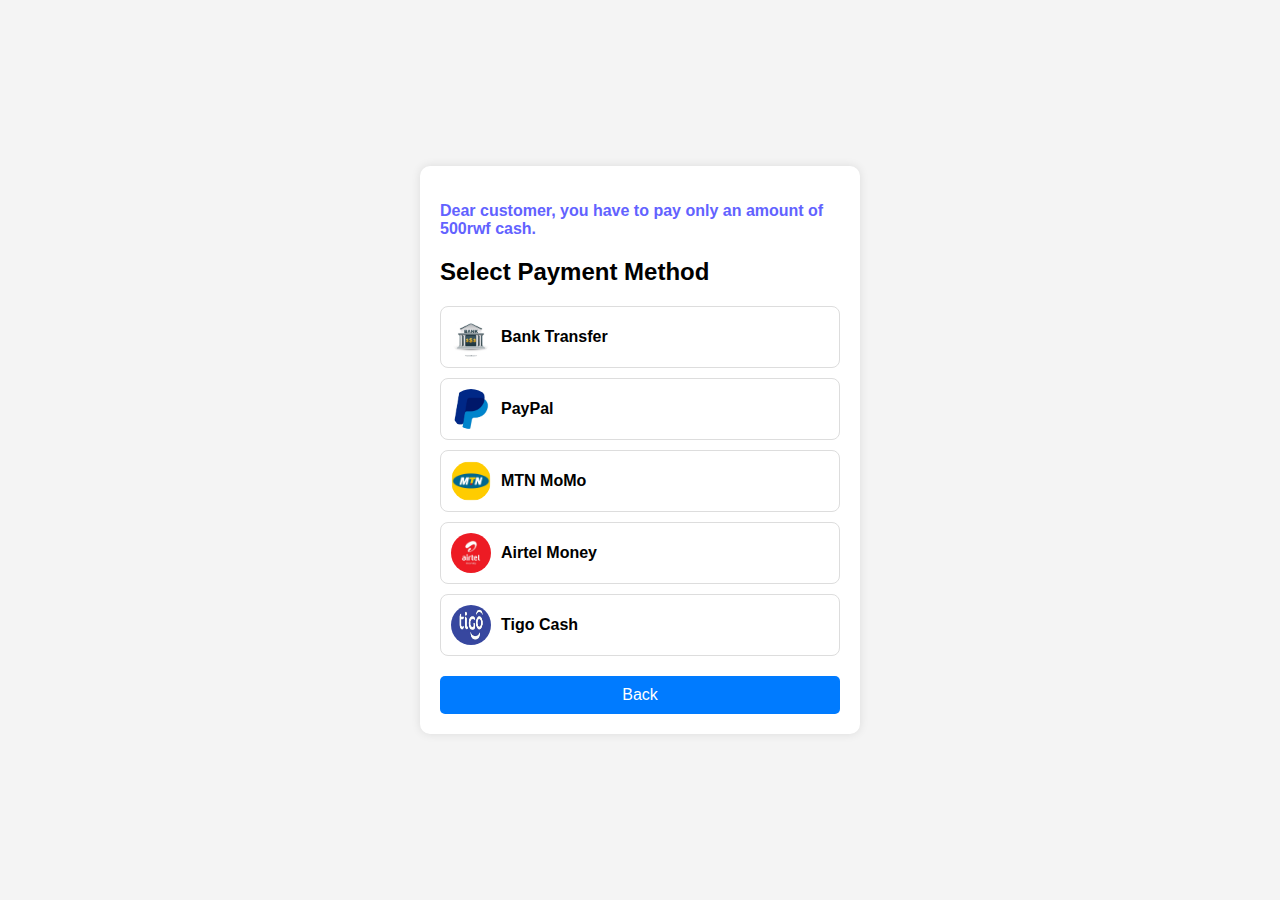
<file: pay.html>
<!DOCTYPE html>
<html lang="en">
<head>
    <meta charset="UTF-8">
    <meta name="viewport" content="width=device-width, initial-scale=1.0">
    <title>Payment Process</title>
    <link rel="stylesheet" href="pay.css">
    <link rel="icon" href="assets/images/favicon.ico">
</head>
<body>
 <!-- Main Container (Payment method selection) -->
<div class="container" id="main-container">
    <p><span style="color: rgb(98, 98, 255); font-weight: bold;">Dear customer, you have to pay only an amount of 500rwf cash. </span></p>
    <h2>Select Payment Method</h2>
    
    <div class="payment-option" onclick="selectPaymentMethod('bank')">
        <input type="radio" name="payment" id="bank" value="bank">
        <img src="assets/images/banklogo.jpg" alt="Bank Transfer" class="payment-icon">
        <span>Bank Transfer</span>
    </div>

    <div class="payment-option" onclick="selectPaymentMethod('paypal')">
        <input type="radio" name="payment" id="paypal" value="paypal">
        <img src="assets/images/paypal.jpg" alt="PayPal" class="payment-icon">
        <span>PayPal</span>
    </div>

    <div class="payment-option" onclick="selectPaymentMethod('mtn')">
        <input type="radio" name="payment" id="mtn" value="mtn">
        <img src="assets/images/mtn.jpeg" alt="MTN MoMo" class="payment-icon">
        <span>MTN MoMo</span>
    </div>

    <div class="payment-option" onclick="selectPaymentMethod('airtel')">
        <input type="radio" name="payment" id="airtel" value="airtel">
        <img src="assets/images/aitel.jpg" alt="Airtel Money" class="payment-icon">
        <span>Airtel Money</span>
    </div>

    <div class="payment-option" onclick="selectPaymentMethod('tigo')">
        <input type="radio" name="payment" id="tigo" value="tigo">
        <img src="assets/images/tigo.jpg" alt="Tigo Cash" class="payment-icon">
        <span>Tigo Cash</span>
    </div>
     <!-- Back Button -->
     <button onclick="window.location.href='index.html'">Back</button>
</div>

<!-- SSD Code Page for MTN -->
<div class="page" id="mtn-ssd-code-page">
    <h2>Enter SSD Code for MTN MoMo</h2>
    <input type="text" id="mtn-ssd-code" class="input-field" placeholder="Enter by copying this *182*1*3035# SSD Code">
    <button onclick="goBack()">Back</button>
    <button onclick="enterAmountPage('mtn')">Continue</button>
</div>

<!-- SSD Code Page for Airtel -->
<div class="page" id="airtel-ssd-code-page">
    <h2>Enter SSD Code for Airtel Money</h2>
    <input type="text" id="airtel-ssd-code" class="input-field" placeholder="Enter by copying this *182*1*3035# SSD Code">
    <button onclick="goBack()">Back</button>
    <button onclick="enterAmountPage('airtel')">Continue</button>
</div>

<!-- SSD Code Page for Tigo -->
<div class="page" id="tigo-ssd-code-page">
    <h2>Enter SSD Code for Tigo Cash</h2>
    <input type="text" id="tigo-ssd-code" class="input-field" placeholder="Enter by copying this *182*1*3035# SSD Code">
    <button onclick="goBack()">Back</button>
    <button onclick="enterAmountPage('tigo')">Continue</button>
</div>

<!-- Amount Input Page for MTN -->
<div class="page" id="mtn-amount-page">
    <h2>Enter Amount for MTN MoMo</h2>
    <input type="number" id="mtn-amount" class="input-field" placeholder="Amount to Send">
    <button onclick="goBack()">Back</button>
    <button onclick="confirmTransfer('mtn')">Continue</button>
</div>

<!-- Amount Input Page for Airtel -->
<div class="page" id="airtel-amount-page">
    <h2>Enter Amount for Airtel Money</h2>
    <input type="number" id="airtel-amount" class="input-field" placeholder="Amount to Send">
    <button onclick="goBack()">Back</button>
    <button onclick="confirmTransfer('airtel')">Continue</button>
</div>

<!-- Amount Input Page for Tigo -->
<div class="page" id="tigo-amount-page">
    <h2>Enter Amount for Tigo Cash</h2>
    <input type="number" id="tigo-amount" class="input-field" placeholder="Amount to Send">
    <button onclick="goBack()">Back</button>
    <button onclick="confirmTransfer('tigo')">Continue</button>
</div>

<!-- Bank Payment Details Page -->
<div class="page" id="bank-page">
    <h2>Enter Bank Details</h2>
    <div class="input-container">
        <input type="text" id="bank-name" class="input-field" placeholder="Enter Bank Name">
    </div>
    <div class="input-container">
        <input type="text" id="account-number" class="input-field" placeholder="Enter Account Number">
    </div>
    <button onclick="goBack()">Back</button>
    <button onclick="enterAmountPage('bank')">Continue</button>
</div>

<!-- PayPal Payment Details Page -->
<div class="page" id="paypal-page">
    <h2>Enter PayPal Details</h2>
    <div class="input-container">
        <input type="email" id="paypal-email" class="input-field" placeholder="Enter PayPal Email">
    </div>
    <button onclick="goBack()">Back</button>
    <button onclick="enterAmountPage('paypal')">Continue</button>
</div>


<!-- Amount Input Page -->
<div class="page" id="amount-page">
    <h2>Enter Amount</h2>
    <div class="input-container">
        <input type="number" id="amount-input" class="input-field" placeholder="Enter Amount">
    </div>
    <button onclick="goBack()">Back</button>
    <button onclick="showPINPage(selectedMethod)">Continue</button> 
</div>

<!-- PIN Entry Page -->
<div class="page" id="pin-page" style="display: none;">
    <h2>Enter PIN</h2>
    <div class="input-container">
        <input type="password" id="pin" class="input-field" placeholder="Enter Your PIN">
        <span onclick="togglePassword('pin')"><i class="bx bx-show"></i></span>
    </div>
    <button onclick="goBack()">Back</button>
    <button onclick="processPayment()">Confirm Payment</button>
</div>

    <div class="loading-overlay" id="loading-overlay">
        <div class="loading-message">
            <p>Processing transfer...</p>
            <div class="dots">
                <div class="dot"></div>
                <div class="dot"></div>
                <div class="dot"></div>
            </div>
        </div>
    </div>

    <script src="pay.js"></script>
</body>
</html>
</file>
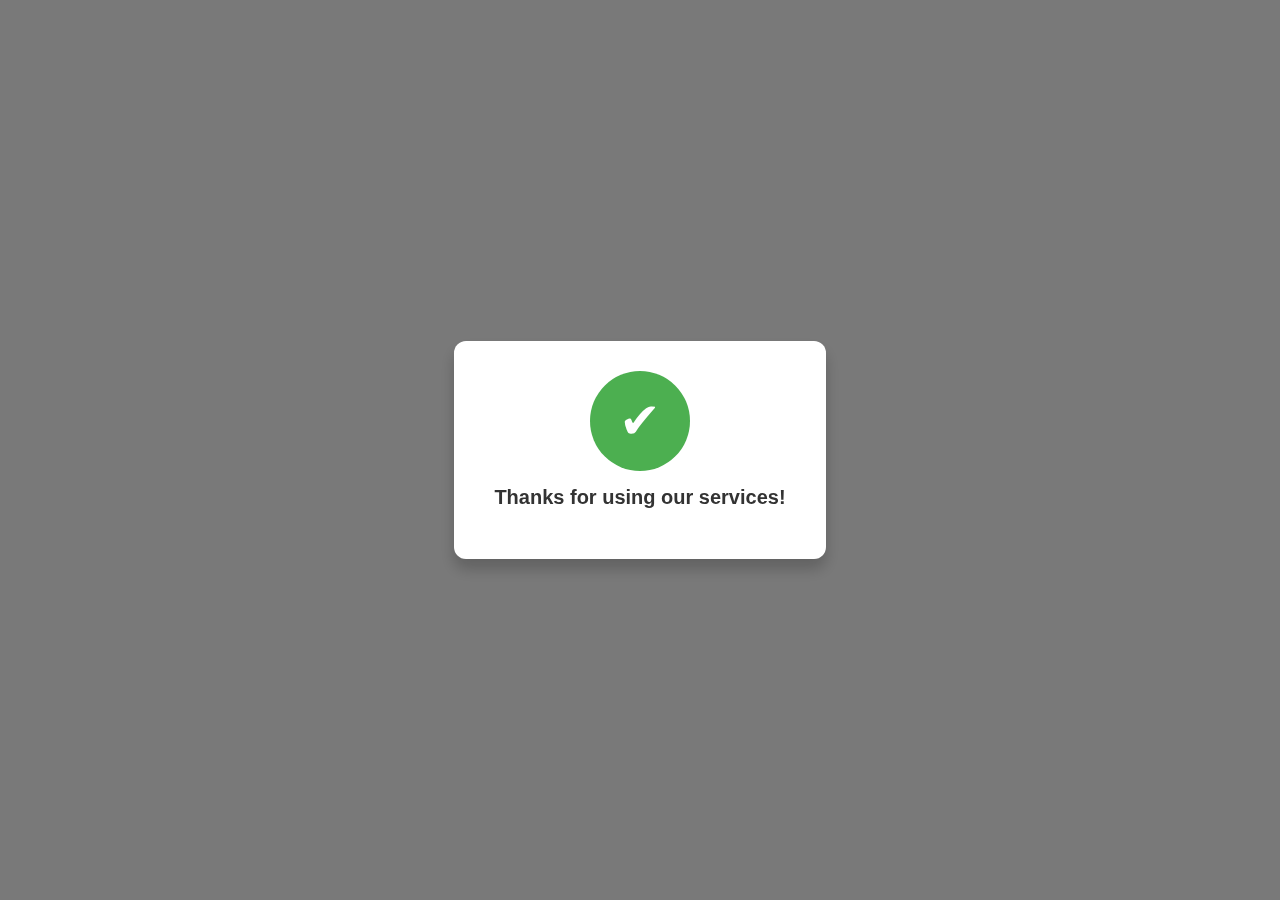
<file: popup.html>
<!DOCTYPE html>
<html lang="en">
<head>
  <meta charset="UTF-8">
  <meta name="viewport" content="width=device-width, initial-scale=1.0">
  <title>Welcome</title>
  <link rel="icon" href="assets/images/favicon.ico">
  <link rel="stylesheet" href="popup.css">
</head>
<body>

  <div class="overlay" id="overlay">
    <div class="popup">
      <div class="circle">
        <div class="tick-icon">✔</div>
      </div>
      <p class="thanks-text">Thanks for using our services!</p>
    </div>
  </div>

  <script src="popup.js"></script>
</body>
</html>
</file>
<file: styles.css>
body {
    font-family: Arial, sans-serif;
    margin: 0;
    padding: 0;
    color: #333;
}
/* Hide scrollbar for all browsers */

body::-webkit-scrollbar {
    display: none;  /* Chrome, Safari, Edge */
}

/* Back to Top Button */
#backToTop {
    position: fixed;
    bottom: 30px;
    left: 20px; /* Positioned on the left side */
    background-color: #007bff;
    color: white;
    border: none;
    border-radius: 50%;
    width: 50px;
    height: 50px;
    display: flex;
    align-items: center;
    justify-content: center;
    cursor: pointer;
    font-size: 24px;
    box-shadow: 0 4px 6px rgba(0, 0, 0, 0.1);
    opacity: 0;
    visibility: hidden;
    transition: opacity 0.3s ease, visibility 0.3s ease;
}

#backToTop:hover {
    background-color: #0056b3;
}


        /* Icon Style */
        .translate-icon {
            font-size: 40px;
            color: #d5c000;
            cursor: pointer;
            
            
            z-index: 1000;
        }

        .translate-icon:hover {
            color: #d5c000;
        }

        /* Google Translate Container */
        .translate-container {
            position: relative;
            display: flex;
            align-items: center;
            padding: 10px;
        }
        
        .translate-icon {
            font-size: 24px;
            cursor: pointer;
        }
        
        .translate-dropdown {
            display: none;
            position: absolute;
            top: 30px;
            left: -80px;
            background: rgba(255, 255, 255, 0);
            padding: 10px;
            box-shadow: 0px 4px 6px rgba(0, 0, 0, 0.1);
            border-radius: 5px;
            z-index: 1000;
        }
        
        .translate-dropdown.active {
            display: block;
        }
        

/* avoid horizontal-scroll */
html, body {
    overflow-x: hidden;
  }
  
  
.back{
    background-color: #007BFF;  
    height: 300px;
    color: #ffff;
}
nav {
    display: flex;
    justify-content: space-between;
    align-items: center;
    padding: 15px 20px;
    background: linear-gradient(to right, #007BFF, #6A67FC);
    color: #fff;
    box-shadow: 0 4px 6px rgba(0, 0, 0, 0.1);
    
}

.logo {
    font-size: 24px;
    font-weight: bold;
}

.nav-links {
    list-style: none;
    display: flex;
    gap: 15px;
    align-items: center;
    font-weight: bold;
    font-size: large;
    

}

.nav-links li a {
    text-decoration: none;
    color: #d5c000;
    font-size: 16px;
}

.btn {
    background: white;
    color: #4C49ED;
    border: 2px solid #4C49ED;
    padding: 0.5rem 1rem;
    border-radius: 30px;
    cursor: pointer;
    font-size: 16px;
    transition: all 0.3s ease-in-out;
    
}

.btn:hover {
    background: #4C49ED;
    color: white;
}

/* Categories, Recommended, and How It Works Sections */
.categories, .recommended{
    padding: 2rem;
}

.category-grid, .topic-grid {
    display: flex;
    justify-content: center;
    gap: 1rem;
    flex-wrap: wrap;
}

.category-card, .topic-card {
    background: #f3f3f3;
    padding: 1rem;
    border-radius: 5px;
    box-shadow: 0 4px 6px rgba(0, 0, 0, 0.1);
    transition: transform 0.3s ease;
    display: flex;
    align-items: center;
    gap: 0.5rem;
    cursor: pointer;
}

.category-card i, .topic-card i {
    font-size: 1.5rem;
    color: #4C49ED;
}

.category-card:hover, .topic-card:hover {
    transform: scale(1.05);
}

/* Steps */
.steps {
    display: flex;
    flex-direction: column;
    gap: 1rem;
    width: 80%;  /* Set the width of the container */
    max-width: 1200px;  /* Maximum width for large screens */
    margin: 0 auto;  /* Center horizontally */
    padding: 2rem;
    justify-content: center;  /* Center items vertically if necessary */
    align-items: center;  /* Center items horizontally */
    background-image: url(assets/images/background.jpg);
    border-radius: 10px;
    background-repeat: no-repeat;
    background-size: cover;
}

.step {
    background: #f9f9f9;
    padding: 1rem;
    border-radius: 5px;
    box-shadow: 0 4px 6px rgba(0, 0, 0, 0.1);
    display: flex;
    flex-direction: column;  /* Align content vertically */
    justify-content: center;
    align-items: center;
    text-align: center;
    width: 100%;  /* Ensure each step takes full width */
    max-width: 400px;  /* Limit step width */
}

/* Make it responsive: Adjust layout for smaller screens */
@media (min-width: 600px) {
    .steps {
        flex-direction: row;
        flex-wrap: wrap;
        justify-content: space-between;
    }

    .step {
        width: 48%;  /* For screens larger than 600px, display 2 steps per row */
    }
}

@media (min-width: 1024px) {
    .step {
        width: 30%;  /* For screens larger than 1024px, display 3 steps per row */
    }
}


/* Footer */
/* Footer Styles */
footer {
    background-color: #4C49ED;
    color: #000000;
    padding: 3rem 2rem;
    text-align: center;
}

.footer-container {
    display: flex;
    justify-content: space-between;
    flex-wrap: wrap;
    gap: 2rem;
    margin-bottom: 2rem;
}

.footer-logo {
    flex: 1;
    text-align: left;
    color: #000;
}

.footer-logo .logo {
    font-size: 2rem;
    font-weight: bold;
}

.footer-logo p {
    margin-top: 0.5rem;
    font-size: 1rem;
    color: #000000;
}

.footer-links, .footer-contact, .footer-social {
    flex: 1;
    min-width: 220px;
}

.footer-links h3, .footer-contact h3, .footer-social h3 {
    font-size: 1.2rem;
    margin-bottom: 1rem;
}

.footer-links ul {
    list-style: none;
    padding: 0;
}

.footer-links li {
    margin-bottom: 0.5rem;
}

.footer-links li a {
    color: #000000;
    text-decoration: none;
}

.footer-links li a:hover {
    color: #6270f6;
}

.footer-contact p {
    font-size: 1rem;
    margin-bottom: 0.5rem;
}

 .social-icon {
    font-size: 2rem;
    margin-right: 1rem;
    color: rgb(55, 119, 239);
    transition: color 0.3s;
}

.footer-social .social-icon:hover {
    color: #93ebff;
}

.footer-bottom {
    background-color: #333;
    padding: 1rem;
    color: white;
    font-size: 1rem;
}

.footer-bottom p {
    margin: 0;
}

      /* Add style for the back-to-top button */
        .back-to-top {
            position: fixed;
            bottom: 20px;
            right: 20px;
            background-color: #007BFF;
            color: white;
            border: none;
            border-radius: 50%;
            padding: 15px;
            font-size: 24px;
            cursor: pointer;
            display: none; /* Initially hidden */
            box-shadow: 0 4px 8px rgba(0, 0, 0, 0.2);
        }
        .back-to-top:hover {
            background-color: #0056b3;
        }
/* Hero Section */
.hero {
    text-align: center;
    padding: 50px 20px;
}

.hero p{
    font-weight: bold;
}
.search-box {
    display: flex;
    align-items: center;
    justify-content: center;
    border: 1px solid #ccc;
    border-radius: 30px;
    padding: 8px 15px;
    width: 350px;
    background: white;
    margin: 20px auto;
    box-shadow: 0 4px 6px rgb(0, 0, 0);;
}

.search-box input {
    border: none;
    outline: none;
    flex: 1;
    font-size: 16px;
    padding: 8px;
    background: none;
}

.search-box button {
    background: none;
    border: none;
    font-size: 20px;
    cursor: pointer;
}

/* Dark Mode */
.dark-mode {
    background: #333;
    color: white;
}

/* Adjusting background for divisions in dark mode */
.dark-mode .categories, .dark-mode .recommended, .dark-mode .how-it-works {
    background: #444;  /* Slightly darker background for contrast */
}

.dark-mode .category-card, .dark-mode .topic-card, .dark-mode .step {
    background: #555;  /* Darker background for cards */
    color: white;       /* White text for visibility */
}

.dark-mode nav {
    background: #444;
}

.dark-mode .search-box {
    background: #555;
    border-color: #777;
}

.dark-mode .search-box input {
    color: white;
}

.dark-mode .search-box button {
    color: white;
}

/* Center "How Docy Works" section */
.how-it-works {
    text-align: center;
}

.how-it-works .steps {
    display: flex;
    justify-content: center;
    gap: 2rem;
    flex-wrap: wrap;
}

.how-it-works .step {
    max-width: 300px; /* Limit width to avoid too wide content */
    text-align: left;
}

/* Responsive Menu */
.menu-icon {
    display: none;
    font-size: 24px;
    background: none;
    border: none;
    cursor: pointer;
    color: white;
}

/* Mobile Menu */
@media (max-width: 768px) {
    .nav-links {
        display: none;
        flex-direction: column;
        position: absolute;
        top: 60px;
        left: 0;
        background: white;
        width: 100%;
        padding: 10px;
        box-shadow: 0 4px 6px rgba(0, 0, 0, 0.1);
    }

    .nav-links.active {
        display: flex;
    }

    .menu-icon {
        display: block;
    }
    /* search-bar */
    .search-box {
        display: flex;
        align-items: center;
        justify-content: center;
        border: 1px solid #ccc;
        border-radius: 30px;
        padding: 8px 15px;
        width: 230px;
        background: white;
        margin: 20px auto;
        box-shadow: 0 4px 6px rgb(0, 0, 0);;
    }
    .search-box input {
        border: none;
        outline: none;
        flex: 1;
        font-size: 16px;
        padding: 8px;
        background: none;
       
    }

    /* Steps */
    .steps {
       display: flex;
       justify-content: center;  /* Center items vertically if necessary */
       align-items: center; 
       flex-direction: column;
       background-image: url(assets/images/background.jpg);
       border-radius: 10px;
       background-repeat: no-repeat;
       background-size: cover;
    }

    .step {
       background: #f9f9f9;
       width: 80%;
    
    }

/* Grid for Icons under 'How Docy Works' */
.icon-grid {
    display: flex;
    justify-content: center;
    align-items: center;
    flex-direction: column;
    gap: 2rem;
    margin-top: 2rem;
   
  }
  
    .icon-card {
      background: #f3f3f3;
      text-align: center;
      border-radius: 10px;
      width: 70px;
      box-shadow: 0 4px 6px rgba(0, 0, 0, 0.1);
      transition: transform 0.5s, box-shadow 0.3s;
    }

    .icon-card i {
      font-size: 3rem;
      color: #4C49ED;
      animation: bounce 1s infinite;
    }

    .icon-card:hover {
      transform: translateY(-10px);
      box-shadow: 0 6px 12px rgba(0, 0, 0, 0.15);
    }
    
    /* Founder Section */
    .fond {
      display: flex;
      justify-content: center;
      align-items: center;
      flex-direction: column;
      padding: 3rem;
      background: #333;
      color: white;
      text-align: center;
      

    }

    .founder-card {
      background: #444;
      padding: 2rem;
      border-radius: 10px;
      box-shadow: 0 4px 6px rgba(0, 0, 0, 0.1);
      width: 70px;
      margin: 0 auto;
    }

    /* Video Section */
.video-section {
    text-align: center;
    padding: 3rem;
}

.video-container video {
    width: 100%;
    border-radius: 10px;
    box-shadow: 0 4px 6px rgba(0, 0, 0, 0.1);
}

    
}

/* Settings Icon */
.settings {
    position: relative;
}

.settings-icon {
    font-size: 24px;
    cursor: pointer;
    transition: transform 0.3s ease-in-out;
}

.settings-icon:hover {
    transform: rotate(30deg);
}

/* Settings Menu */
.settings-menu {
    display: none;
    position: absolute;
    right: 0;
    top: 35px;
    background: white;
    border-radius: 8px;
    box-shadow: 0 4px 6px rgba(0, 0, 0, 0.1);
    padding: 10px;
    width: 150px;
    
}

.settings-menu button {
    display: block;
    width: 100%;
    background: none;
    border: none;
    padding: 10px;
    text-align: left;
    cursor: pointer;
}

.settings-menu button:hover {
    background: #f0f0f0;
}

/* Hover and Animations for Cards */
.category-card, .topic-card {
    display: flex;
    align-items: center;
    gap: 10px;
    padding: 15px;
    border-radius: 10px;
    background: white;
    box-shadow: 0 4px 6px rgba(0, 0, 0, 0.1);
    transition: transform 0.3s, box-shadow 0.3s;
    cursor: pointer;
}

.category-card:hover, .topic-card:hover {
    transform: translateY(-5px);
    box-shadow: 0 6px 12px rgba(0, 0, 0, 0.15);
}

/* Footer Styles */
footer {
    text-align: center;
    padding: 15px;
    background: #fff;
    box-shadow: 0 -4px 6px rgba(0, 0, 0, 0.1);
    color: #000;
}

/* new */
/* Updated Nav Links in Dark Mode */
.dark-mode .nav-links a {
    color: white;
}

/* Grid for Icons under 'How Docy Works' */
.icon-grid {
    display: flex;
    justify-content: center;
    align-items: center;
    gap: 2rem;
    margin-top: 2rem;
}

.icon-card {
    background: #f3f3f3;
    padding: 2rem;
    text-align: center;
    border-radius: 10px;
    box-shadow: 0 4px 6px rgba(0, 0, 0, 0.1);
    transition: transform 0.5s, box-shadow 0.3s;
}

.icon-card i {
    font-size: 3rem;
    color: #4C49ED;
    animation: bounce 1s infinite;
}

.icon-card:hover {
    transform: translateY(-10px);
    box-shadow: 0 6px 12px rgba(0, 0, 0, 0.15);
}

/* Bounce Animation */
@keyframes bounce {
    0%, 100% {
        transform: translateY(0);
    }
    50% {
        transform: translateY(-10px);
    }
}

#Testimonials {
    background-color: #f0f0f094;
    margin-top: 30px;
}


.testimonial, p{
    align-items: center;
    font-weight: bold;
    text-align: center;
    padding-top: 10px;
}
.testimonial-content {
    width: 70%;
    margin: auto;
}

.testimonial {
    display: flex;
    align-items: center;
    justify-content: center;
    position: relative;
    transition: opacity 1s ease-in-out;
}

.testimonial-item {
    display: none; /* Hide all items initially */
}

.testimonial-item.active {
    display: block; /* Show only the active testimonial */
}

.testimonial-item p {
    text-align: center;
}

.testimonial-item img {
    width: 100px;
    height: 100px;
    object-fit: cover;
    border-radius: 50%;
}

.profile {
    display: flex;
    align-items: center;
    gap: 10px;
    justify-content: center;
    -webkit-column-gap: 10px;
}

.testimonial-item span {
    color: #5a616eae;
    font-family: "Sulphur Point", sans-serif;
}

.testimonial-item p {
    font-style: italic;
}

.testimonial-item i {
    font-size: 1.5rem;
    font-style: italic;
    color: #dde1e7;
}


/* Founder Section */
.founder {
    display: flex;
    justify-content: center;
    align-items: center;
    flex-direction: column;
    background: #333;
    color: white;
    text-align: center;
    width: 100%;
}

.founder-card {
    background: #444;
    padding: 2rem;
    border-radius: 10px;
    box-shadow: 0 4px 6px rgba(0, 0, 0, 0.1);
    width: 200px;
    margin: 0 auto;
}

.founder-card img {
    border-radius: 50%;
    width: 100px;
    height: 100px;
    margin-bottom: 1rem;
}

/* Video Section */
.video-section {
    text-align: center;
    padding: 3rem;
}

.video-container video {
    width: 100%;
    border-radius: 10px;
    box-shadow: 0 4px 6px rgba(0, 0, 0, 0.1);
}

/* Keyframes for Testimonial Slider */
@keyframes slide {
    0% { transform: translateX(0); }
    50% { transform: translateX(-100%); }
    100% { transform: translateX(0); }
}
/* search bar */
.search-container {
    position: relative;
    display: inline-block;
    width: 100%;
    max-width: 400px;
}

.search-box {
    display: flex;
    border: 2px solid #ccc;
    border-radius: 30px;
    overflow: hidden;
    background: #fff;

}

.search-box input {
    width: 100%;
    padding: 10px;
    border: none;
    outline: none;
}

.search-box button {
    background: #007bff;
    border: none;
    padding: 10px;
    cursor: pointer;
    color: white;
    border-radius: 0px 15px 15px  0px;
}

.search-box button i {
    font-size: 20px;
    font-weight: bold;
}

.dropdown-list {
    color: #000;
    position: absolute;
    top: 100%;
    left: 0;
    width: 100%;
    background: white;
    border: 1px solid #ccc;
    border-top: none;
    display: none;
    max-height: 200px;
    overflow-y: auto;
    text-align: left;
}

.dropdown-list div {
    padding: 10px;
    cursor: pointer;
    border-bottom: 1px solid #ddd;
}

.dropdown-list div:hover {
    background: #f1f1f1;
}

.content-page {
    display: none;
    margin-top: -75px;
    padding: 2px;
    background: rgb(112, 148, 226);
    border-radius: 5px;
    box-shadow: 0px 0px 10px rgba(0, 0, 0, 0.1);
}
.content-page a{
    text-decoration: none;
    color: #ec0b0b;
    font-weight: bold;
}
</file>
<file: contact.css>
/* General Styles */
body {
    font-family: Arial, sans-serif;
    margin: 0;
    padding: 0;
    background: #f9f9f9;
}

/* Back to Top Button */
#backtoTop {
    position: fixed;
    bottom: 30px;
    left: 20px; /* Positioned on the left side */
    background-color: #007bff;
    color: white;
    border: none;
    border-radius: 50%;
    width: 50px;
    height: 50px;
    display: flex;
    align-items: center;
    justify-content: center;
    cursor: pointer;
    font-size: 24px;
    box-shadow: 0 4px 6px rgba(0, 0, 0, 0.1);
    opacity: 0;
    visibility: hidden;
    transition: opacity 0.3s ease, visibility 0.3s ease;
}

#backtoTop:hover {
    background-color: #0056b3;
}


  /* Icon Style */
  .translate-icon {
    font-size: 40px;
    color: #d5c000;
    cursor: pointer;
    
    
    z-index: 1000;
}

.translate-icon:hover {
    color: #d5c000;
}

/* Google Translate Container */
.translate-container {
    position: relative;
    display: flex;
    align-items: center;
    padding: 10px;
}

.translate-icon {
    font-size: 24px;
    cursor: pointer;
}

.translate-dropdown {
    display: none;
    position: absolute;
    top: 30px;
    left: 0;
    background: white;
    padding: 10px;
    box-shadow: 0px 4px 6px rgba(0, 0, 0, 0.1);
    border-radius: 5px;
    z-index: 1000;
}

.translate-dropdown.active {
    display: block;
}


/* Hero Section */
.hero {
    background-color: #007BFF;  
    color: white;
    text-align: center;
    height: 100px;
    
  }
.hero h1{
    align-items: center;
    font-size: 60px;
    margin-top: 10px;
}
/* About Section */
.about {
    text-align: center;
    padding: 10px;
}

.services {
    display: flex;
    justify-content: center;
    gap: 20px;
}

.service {
    background: white;
    padding: 20px;
    border-radius: 10px;
}

/* Bouncing Animation */
.bounce {
    animation: bounce 1.5s infinite;
}

@keyframes bounce {
    0%, 100% {
        transform: translateY(0);
    }
    50% {
        transform: translateY(-10px);
    }
}

/* Team Section */
.team {
    text-align: center;
    padding: 50px;
}

.team-members {
    display: flex;
    justify-content: center;
    align-items: center;
    gap: 20px;
}

@media (max-width: 768px){
    .team {
        text-align: center;
        padding: 50px;
    }
    
    .team-members {
        display: flex;
        justify-content: center;
        align-items: center;
        flex-direction: column;
        gap: 20px;
    }
    .contact {
        text-align: center;
        padding: 10px;
        background: #f9f9f9;
       display: flex;
       justify-content: center;
       align-items: center;
       flex-direction: column;
    }
}

.member {
    background: white;
    padding: 20px;
    border-radius: 10px;
}
.member img{
    height: 300px;
    width: 250px;
    border-radius: 10px;
    object-fit: cover;
    
}
/* Contact Section */
/* Contact Section */
.contact {
    text-align: center;
    padding: 50px;
    background: #f9f9f9;
   
}

.contact h2 {
    font-size: 32px;
    color: #333;
}

.contact-container {
    display: flex;
    justify-content: center;
    align-items: center;
    flex-wrap: wrap;
    gap: 30px;
    max-width: 900px;
    margin: auto;
}

.contact-info {
    flex: 1;
    text-align: left;
    font-size: 18px;
}

.contact-info p {
    display: flex;
    align-items: center;
    gap: 10px;
    font-weight: 500;
    color: #555;
}

.contact-info i {
    font-size: 24px;
    color: orange;
}

/* Contact Form */
form {
    flex: 1;
    background: white;
    padding: 20px;
    border-radius: 10px;
    box-shadow: 0 4px 10px rgba(0, 0, 0, 0.1);
    max-width: 400px;
    width: 100%;
}

.input-group {
    position: relative;
    margin-bottom: 20px;
}


input, textarea {
    width: 90%;
    padding: 12px;
    font-size: 16px;
    border: 2px solid #ddd;
    border-radius: 6px;
    outline: none;
    transition: 0.3s;
}

input:focus, textarea:focus {
    border-color: orange;
}

textarea {
    min-height: 120px;
    resize: none;
}

button {
    width: 100%;
    padding: 12px;
    font-size: 18px;
    font-weight: bold;
    color: white;
    background: orange;
    border: none;
    border-radius: 6px;
    cursor: pointer;
    transition: 0.3s;
}

button:hover {
    background: darkorange;
}

/* Error Message */
.error-message {
    color: red;
    font-size: 14px;
    position: absolute;
    bottom: -18px;
    left: 0;
}
button:hover {
     background:none;
}

/* Responsive */
@media (max-width: 768px) {
    .contact-container {
        flex-direction: column;
    }

    .contact-info {
        text-align: center;
    }
    .logo{
        display: flex;
    }
    nav{
        padding: 0;

    }
    .menu-icon{
        width: 0px;
    margin-right: 90px;
    /* padding: 1px; */
    display: none;
    font-size: 24px;
    background: none;
    border: none;
    cursor: pointer;
    }
    .settings-icon{
        margin-left: -70px;
    }
}

/* Footer */
footer {
    text-align: center;
    padding: 20px;
    background: black;
    color: white;
}

nav {
    display: flex;
    justify-content: space-between;
    align-items: center;
    padding: 15px 20px;
    background: linear-gradient(to right, #007BFF, #6A67FC);
    color: #fff;
    box-shadow: 0 4px 6px rgba(0, 0, 0, 0.1);
    width: 100%;
}

.logo {
    font-size: 24px;
    font-weight: bold;
    
}

.nav-links {
    list-style: none;
    display: flex;
    gap: 15px;
    align-items: center;
    font-weight: bold;
    font-size: large;
   

}

.nav-links li a {
    text-decoration: none;
    color: #d5c000;
    font-size: 16px;
}

.btn {
    background: white;
    color: #4C49ED;
    border: 2px solid #4C49ED;
    padding: 0.5rem 1rem;
    border-radius: 30px;
    cursor: pointer;
    font-size: 16px;
    transition: all 0.3s ease-in-out;
    
}

.btn:hover {
    background: #4C49ED;
    color: white;
}

/* Adjusting background for divisions in dark mode */
.dark-mode .categories, .dark-mode .recommended, .dark-mode .how-it-works {
    background: #444;  /* Slightly darker background for contrast */
}

.dark-mode .category-card, .dark-mode .topic-card, .dark-mode .step {
    background: #555;  /* Darker background for cards */
    color: white;       /* White text for visibility */
}

.dark-mode nav {
    background: #444;
}

.dark-mode .search-box {
    background: #555;
    border-color: #777;
}

.dark-mode .search-box input {
    color: white;
}

.dark-mode .search-box button {
    color: white;
}




/* Settings Icon */
.settings {
    position: relative;
}

.settings-icon {
    font-size: 24px;
    cursor: pointer;
    transition: transform 0.3s ease-in-out;
    margin-left: -65px;
}

.settings-icon:hover {
    transform: rotate(30deg);
}

/* Settings Menu */
.settings-menu {
    display: none;
    position: absolute;
    right: 0;
    top: 35px;
    background: white;
    border-radius: 8px;
    box-shadow: 0 4px 6px rgba(0, 0, 0, 0.1);
    padding: 10px;
    width: 150px;
    margin-right: 60px;
   
}

.settings-menu button {
    color: #000000;
    display: block;
    width: 100%;
    background: none;
    border: none;
    font-size: small;
    text-align: left;
    cursor: pointer;
}

.settings-menu button:hover {
    background: #000000;
}
</file>
<file: login&signup.css>
/* styles.css */
body {
    font-family: Arial, sans-serif;
    background-color: #181818;
    color: #fff;
    display: flex;
    justify-content: center;
    align-items: center;
    height: 140vh;
    margin: 0;
}
/* hidding the scroll bar */
body::-webkit-scrollbar {
    display: none;  /* Chrome, Safari, Edge */
}

  /* Icon Style */
  .translate-icon {
    font-size: 40px;
    color: #d5c000;
    cursor: pointer;
    
    
    z-index: 1000;
}

.translate-icon:hover {
    color: #d5c000;
}

/* Google Translate Container */
.translate-container {
    position: relative;
    display: flex;
    align-items: center;
    padding: 10px;
}

.translate-icon {
    font-size: 24px;
    cursor: pointer;
}

 
.translate-dropdown {
    display: none;
    position: absolute;
    top: 30px;
    left: -80px;
    background: rgba(255, 255, 255, 0);
    padding: 10px;
    box-shadow: 0px 4px 6px rgba(0, 0, 0, 0.1);
    border-radius: 5px;
    z-index: 1000;
}
.translate-dropdown.active {
    display: block;
}



/* avoid horizontal-scroll */
html, body {
    overflow-x: hidden;
  }

.container {
    background: #222;
    padding: 2rem;
    border-radius: 8px;
    box-shadow: 0 0 10px rgba(255, 255, 255, 0.1);
    text-align: center;
    width: 100%;
    max-width: 350px;
}

h2 {
    color: #ff4c4c;
}

.input-group {
    display: flex;
    align-items: center;
    background: #333;
    padding: 10px;
    border-radius: 5px;
    margin: 10px 0;
}

.input-group input {
    background: none;
    border: none;
    outline: none;
    color: white;
    padding: 10px;
    width: 100%;
}

.input-group label {
    color: #ff4c4c;
    margin-right: 10px;
}

.btn {
    background: #ff4c4c;
    border: none;
    padding: 10px 15px;
    color: white;
    cursor: pointer;
    width: 100%;
    border-radius: 5px;
    
}

.btn:hover {
    background: #e63939;
}

.toggle-link {
    margin-top: 10px;
}
.toggle-link a{
    color: #ff4c4c;
}
@media (max-width: 400px) {
    .container {
        width: 90%;
    }
}
/* video-editting */
/* styles.css */
.main-container {
    display: flex;
    justify-content: center;
    align-items: center;
    min-height: 100vh;
    background-color: #121212;
    gap: 20px;
    padding: 20px;
    width: 100%;
}

.form-wrapper {
    background: #1e1e1e;
    display: flex;
    justify-content: center;
    align-items: center;
    flex-direction: column;
    padding: 30px;
    border-radius: 10px;
    box-shadow: 0 4px 10px rgba(255, 255, 255, 0.1);
    max-width: 400px;
    width: 100%;
}

.video-container {
    width: 400px;
    height: 450px;
    box-shadow: 0px 1px 10px #1519ff;
    border-radius: 10px;
    overflow: hidden;
}

.background-video {
    width: 100%;
    height: 100%;
    object-fit: cover;
    display: block;
}

/* Responsive Design */
@media (max-width: 768px) {
    .main-container {
        flex-direction: column;
        align-items: center;
    }
    body{
        height: 100%;
    }
    .video-container {
        width: 100%;
        height: 300px;
        margin-left: 30px;
    }
    /* the main */
    .main-container {
        display: flex;
        justify-content: center;
        align-items: center;
        min-height: 100vh;
        background-color: #121212;
        gap: 20px;
        margin-left: -30px;
        padding: 20px;
        width: 100%;
        margin-bottom: 20px;
    }
    
}
</file>
<file: pay.css>
/* Basic Styles */
body {
    font-family: Arial, sans-serif;
    background: #f4f4f4;
    display: flex;
    justify-content: center;
    align-items: center;
    height: 100vh;
    margin: 0;
    position: relative;
}

.container {
    background: white;
    padding: 20px;
    border-radius: 10px;
    box-shadow: 0 0 10px rgba(0, 0, 0, 0.1);
    width: 400px;
}

.payment-option {
    display: flex;
    align-items: center;
    padding: 10px;
    border: 1px solid #ddd;
    border-radius: 8px;
    margin-bottom: 10px;
    cursor: pointer;
    transition: 0.3s;
}

.payment-option:hover {
    background: #f0f0f0;
}

.payment-option input {
    margin-right: 10px;
}

button {
    width: 100%;
    padding: 10px;
    background: #007bff;
    color: white;
    border: none;
    border-radius: 5px;
    font-size: 16px;
    cursor: pointer;
    margin-top: 10px;
}

button:disabled {
    background: #ccc;
    cursor: not-allowed;
}

.page {
    display: none;
    background: white;
    padding: 20px;
    border-radius: 10px;
    box-shadow: 0 0 10px rgba(0, 0, 0, 0.1);
    width: 400px;
}

.input-container {
    border: 2px solid #007bff;
    margin: 10px 0;
    padding: 10px;
    border-radius: 5px;
}

.input-field {
    width: 100%;
    padding: 10px;
    border: none;
    outline: none;
}

.input-field:focus {
    border-color: #007bff;
}

.eye-icon {
    position: absolute;
    right: 20px;
    top: 10px;
    cursor: pointer;
}

/* Loading overlay */
.loading-overlay {
    position: fixed;
    top: 0;
    left: 0;
    width: 100%;
    height: 100%;
    background: rgba(0, 0, 0, 0.5);
    display: none;
    justify-content: center;
    align-items: center;
    z-index: 1;
}

.loading-message {
    color: white;
    font-size: 24px;
    text-align: center;
    font-weight: bold;
}

.dots {
    display: inline-block;
    animation: dots 1.5s infinite;
}

.dot {
    height: 20px;
    width: 20px;
    margin: 0 5px;
    border-radius: 50%;
    background-color: white;
    display: inline-block;
    animation: bounce 1.5s infinite;
}

.dot:nth-child(1) {
    animation-delay: 0s;
}

.dot:nth-child(2) {
    animation-delay: 0.3s;
}

.dot:nth-child(3) {
    animation-delay: 0.6s;
}

@keyframes bounce {
    0%, 20%, 50%, 80%, 100% {
        transform: translateY(0);
    }
    40% {
        transform: translateY(-10px);
    }
    60% {
        transform: translateY(-5px);
    }
}

@keyframes dots {
    0% {
        opacity: 0;
    }
    50% {
        opacity: 1;
    }
    100% {
        opacity: 0;
    }
}

/* Hide completed pages or pages that are clicked over */
.page {
    display: none;  /* Hide all pages initially */
}

/* When a page is shown, ensure only the selected one appears */
.page.active {
    display: block;
}

/* General Container Styling */
.container {
    background: white;
    padding: 20px;
    border-radius: 10px;
    box-shadow: 0 0 10px rgba(0, 0, 0, 0.1);
    width: 400px;
    z-index: 2;
}

/* Payment Option Styling */
.payment-option {
    display: flex;
    align-items: center;
    padding: 10px;
    border: 1px solid #ddd;
    border-radius: 8px;
    margin-bottom: 10px;
    cursor: pointer;
    transition: 0.3s;
    justify-content: flex-start;
}

.payment-option:hover {
    background: #f0f0f0;
}

/* Payment Method Icon Styling */
.payment-option .payment-icon {
    width: 40px; /* Adjust size */
    height: 40px; /* Adjust size */
    border-radius: 50%; /* Circular border radius */
    margin-right: 10px; /* Space between image and text */
}

/* Ensure radio buttons are invisible */
.payment-option input {
    display: none;
}

/* Adjust Payment Method Text */
.payment-option span {
    font-size: 16px;
    font-weight: bold;
}


/* others */
/* General Container Styling */
.container {
    background: white;
    padding: 20px;
    border-radius: 10px;
    box-shadow: 0 0 10px rgba(0, 0, 0, 0.1);
    width: 400px;
    z-index: 2;
}

/* Payment Option Styling */
.payment-option {
    display: flex;
    align-items: center;
    padding: 10px;
    border: 1px solid #ddd;
    border-radius: 8px;
    margin-bottom: 10px;
    cursor: pointer;
    transition: 0.3s;
    justify-content: flex-start;
}

.payment-option:hover {
    background: #f0f0f0;
}

/* Payment Method Icon Styling */
.payment-option .payment-icon {
    width: 40px;
    height: 40px;
    border-radius: 50%;
    margin-right: 10px;
}
/* Hide all pages by default */
.page {
    display: none;
}

/* Center the PIN entry page */
#pin-page {
    display: none;
    text-align: center;
}

/* Loading overlay styling */
.loading-overlay {
    display: none;
    position: fixed;
    top: 0;
    left: 0;
    width: 100%;
    height: 100%;
    background: rgba(0, 0, 0, 0.5);
    justify-content: center;
    align-items: center;
    color: white;
}
</file>
<file: popup.css>
body {
    font-family: 'Arial', sans-serif;
    margin: 0;
    display: flex;
    justify-content: center;
    align-items: center;
    height: 100vh;
    background-color: #f2f2f2;
  }
  
  .overlay {
    display: flex;
    position: fixed;
    top: 0;
    left: 0;
    width: 100%;
    height: 100%;
    background: rgba(0, 0, 0, 0.5);
    justify-content: center;
    align-items: center;
    z-index: 9999;
  }
  
  .popup {
    text-align: center;
    background-color: white;
    border-radius: 12px;
    padding: 30px 40px;
    box-shadow: 0px 10px 15px rgba(0, 0, 0, 0.2);
  }
  
  .circle {
    background-color: #4CAF50;
    width: 100px;
    height: 100px;
    border-radius: 50%;
    margin: 0 auto;
    display: flex;
    justify-content: center;
    align-items: center;
    animation: bounce 1s infinite;
  }
  
  .tick-icon {
    font-size: 50px;
    color: white;
  }
  
  .thanks-text {
    margin-top: 15px;
    font-size: 20px;
    color: #333;
    font-weight: bold;
  }
  
  @keyframes bounce {
    0%, 100% {
      transform: translateY(0);
    }
    50% {
      transform: translateY(-20px);
    }
  }
</file>
